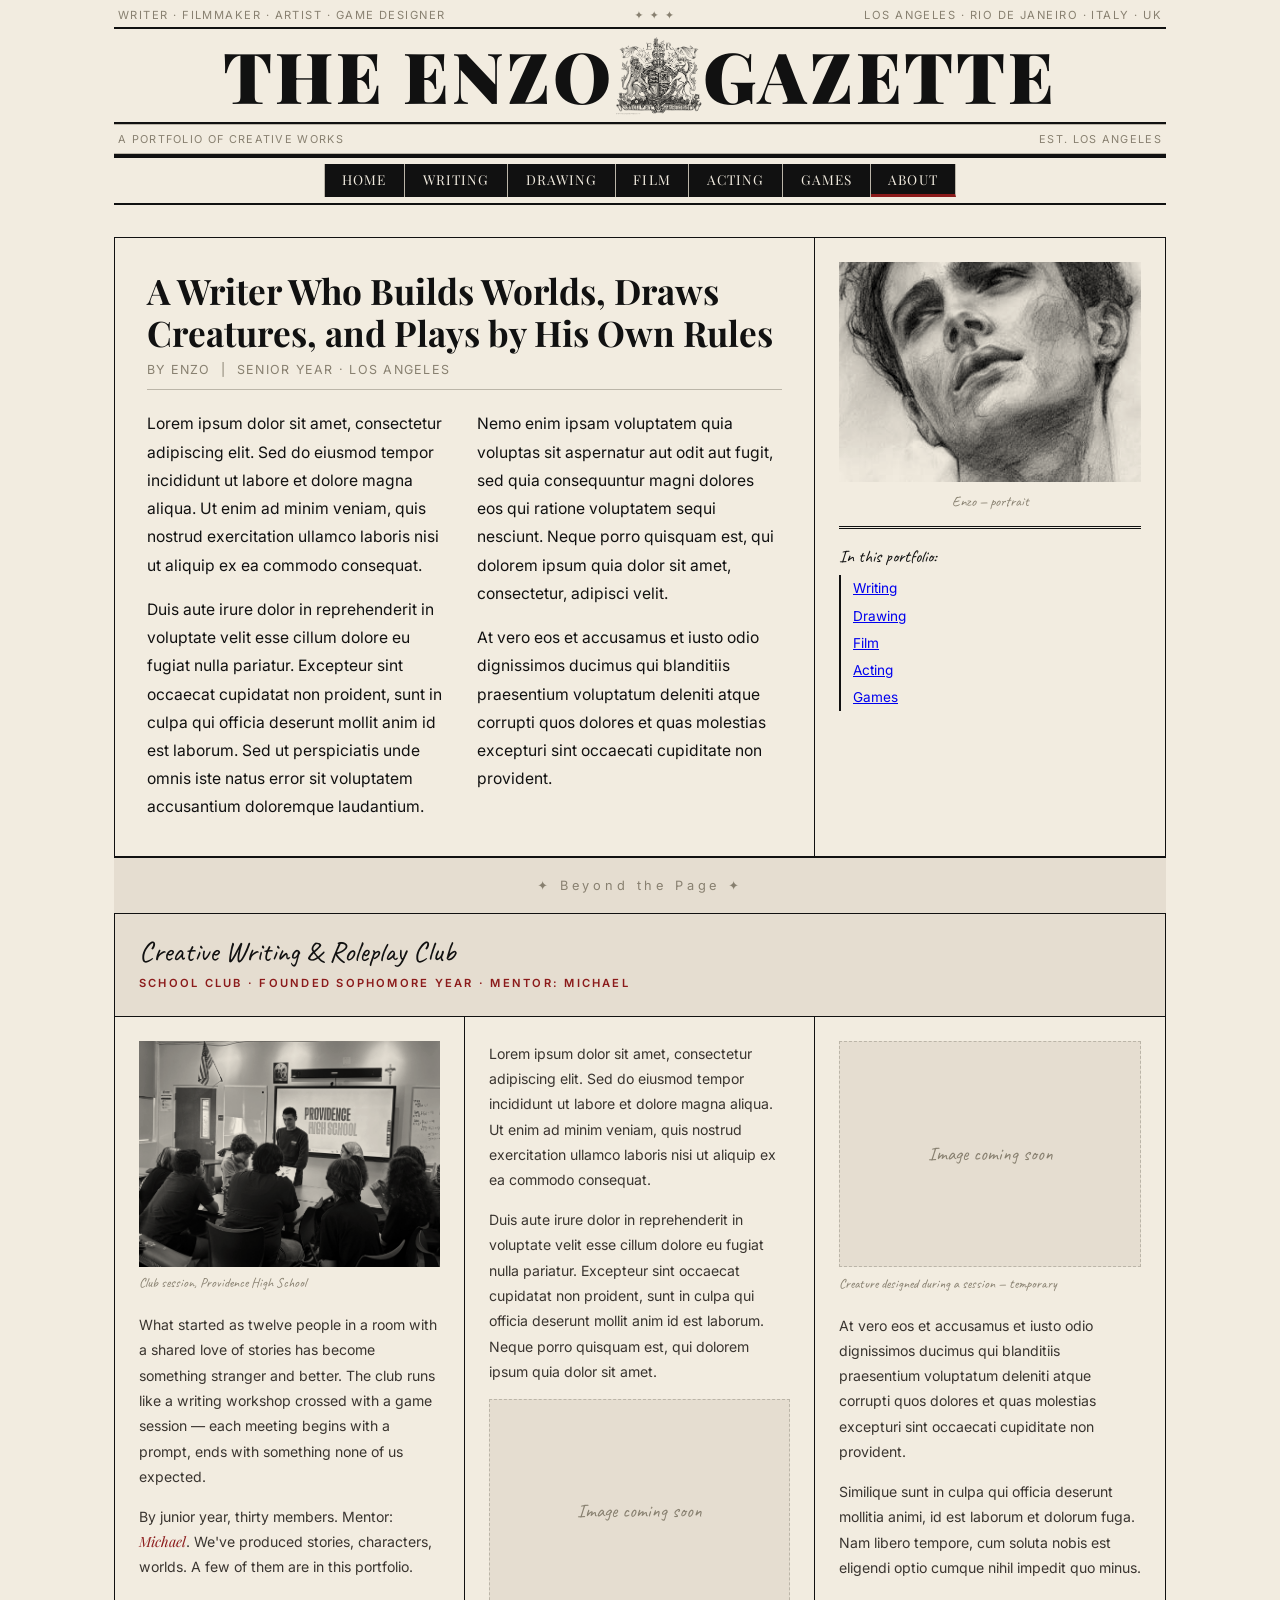
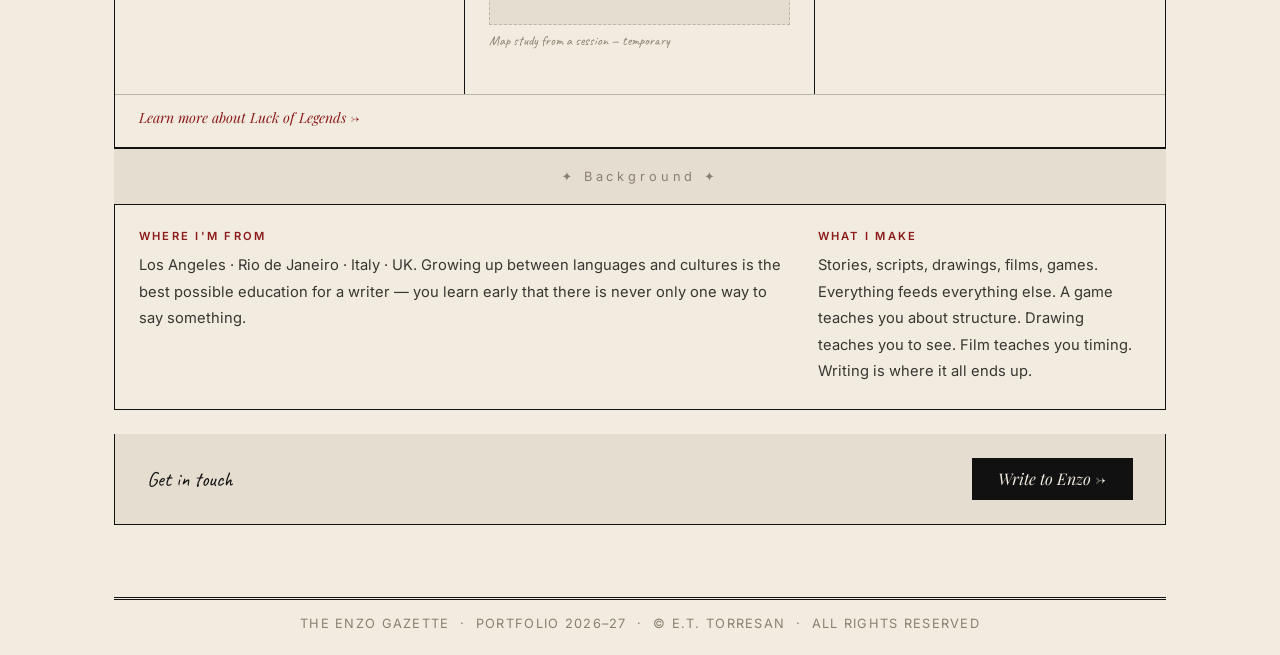
<file: about.html>
<!DOCTYPE html>
<html lang="en">
<head>
  <meta charset="UTF-8" />
  <meta name="viewport" content="width=device-width, initial-scale=1.0" />
  <title>About — Enzo</title>
  <link rel="stylesheet" href="style.css" />
  <link href="https://fonts.googleapis.com/css2?family=Playfair+Display:ital,wght@0,700;0,900;1,700&family=Inter:wght@400;500&family=Caveat:wght@600&display=swap" rel="stylesheet" />
</head>
<body>

  <header class="masthead">

    <div class="masthead-motto-bar">
      <span>Writer · Filmmaker · Artist · Game Designer</span>
      <span>✦ ✦ ✦</span>
      <span class="motto-cities">Los Angeles · Rio de Janeiro · Italy · UK</span>
    </div>

    <div class="masthead-border"></div>

    <a href="index.html" class="masthead-title-link">
      <div class="masthead-title-row">
        <span class="masthead-half">THE ENZO</span>
        <div class="masthead-crest">
          <img src="assets/coatarms.jpeg" alt="Coat of Arms" />
        </div>
        <span class="masthead-half">GAZETTE</span>
      </div>
    </a>

    <div class="masthead-border"></div>

    <div class="masthead-info-bar">
      
      
      <span>A Portfolio of Creative Works</span>
      <span>Est. Los Angeles</span>
    </div>

    <div class="masthead-border thick"></div>

    <button class="hamburger" id="hamburger" aria-label="Open navigation" aria-expanded="false">
      <span></span><span></span><span></span>
    </button>
    <nav class="broadsheet-nav" id="main-nav">
      <a href="index.html">Home</a>
      <a href="writing.html">Writing</a>
      <a href="drawing.html">Drawing</a>
      <a href="film.html">Film</a>
      <a href="acting.html">Acting</a>
      <a href="board-games.html">Games</a>
      <a href="about.html" class="nav-active">About</a>
    </nav>
    <div class="masthead-border"></div>
  </header>

  <main class="broadsheet-main">

    <div class="broadsheet-grid">

      <article class="col-wide">
        <h2 class="article-headline">A Writer Who Builds Worlds, Draws Creatures, and Plays by His Own Rules</h2>
        <div class="article-byline">By Enzo &nbsp;|&nbsp; Senior Year · Los Angeles</div>
        <img src="assets/portrait-temp.jpeg" alt="Enzo" class="about-portrait-mobile" />
        <div class="article-body">
          <p>Lorem ipsum dolor sit amet, consectetur adipiscing elit. Sed do eiusmod tempor incididunt ut labore et dolore magna aliqua. Ut enim ad minim veniam, quis nostrud exercitation ullamco laboris nisi ut aliquip ex ea commodo consequat.</p>
          <p>Duis aute irure dolor in reprehenderit in voluptate velit esse cillum dolore eu fugiat nulla pariatur. Excepteur sint occaecat cupidatat non proident, sunt in culpa qui officia deserunt mollit anim id est laborum. Sed ut perspiciatis unde omnis iste natus error sit voluptatem accusantium doloremque laudantium.</p>
          <p>Nemo enim ipsam voluptatem quia voluptas sit aspernatur aut odit aut fugit, sed quia consequuntur magni dolores eos qui ratione voluptatem sequi nesciunt. Neque porro quisquam est, qui dolorem ipsum quia dolor sit amet, consectetur, adipisci velit.</p>
          <p>At vero eos et accusamus et iusto odio dignissimos ducimus qui blanditiis praesentium voluptatum deleniti atque corrupti quos dolores et quas molestias excepturi sint occaecati cupiditate non provident.</p>
        </div>
      </article>

      <aside class="col-narrow hero-image-col">
        <figure>
          <img src="assets/portrait-temp.jpeg" alt="Enzo" />
          <figcaption>Enzo — portrait</figcaption>
        </figure>
        <div class="sidebar-rule"></div>
        <div class="sidebar-note">
          <span class="handwritten">In this portfolio:</span>
          <ul>
            <li><a href="writing.html">Writing</a></li>
            <li><a href="drawing.html">Drawing</a></li>
            <li><a href="film.html">Film</a></li>
            <li><a href="acting.html">Acting</a></li>
            <li><a href="board-games.html">Games</a></li>
          </ul>
        </div>
      </aside>

    </div>

    <div class="section-rule">✦ Beyond the Page ✦</div>

    <div class="club-section" id="club">

      <div class="club-masthead">
        <span class="handwritten large">Creative Writing &amp; Roleplay Club</span>
        <div class="col-label" style="margin-top:0.3rem;">School Club · Founded Sophomore Year · Mentor: Michael</div>
      </div>

      <div class="club-columns">

        <div class="club-col">
        <div class="club-figure">
            <img src="assets/2026club.jpg" alt="Club session at Providence High School" style="width:100%;display:block;filter:grayscale(1) contrast(1.05);mix-blend-mode:multiply;" />
            <p class="club-fig-caption">Club session, Providence High School</p>
          </div>
          <p>What started as twelve people in a room with a shared love of stories has become something stranger and better. The club runs like a writing workshop crossed with a game session — each meeting begins with a prompt, ends with something none of us expected.</p>
          <p>By junior year, thirty members. Mentor: <a href="https://www.luckoflegends.com/" target="_blank" rel="noopener" class="col-link">Michael</a>. We've produced stories, characters, worlds. A few of them are in this portfolio.</p>
        </div>

        <div class="club-col">
          <p>Lorem ipsum dolor sit amet, consectetur adipiscing elit. Sed do eiusmod tempor incididunt ut labore et dolore magna aliqua. Ut enim ad minim veniam, quis nostrud exercitation ullamco laboris nisi ut aliquip ex ea commodo consequat.</p>
          <p>Duis aute irure dolor in reprehenderit in voluptate velit esse cillum dolore eu fugiat nulla pariatur. Excepteur sint occaecat cupidatat non proident, sunt in culpa qui officia deserunt mollit anim id est laborum. Neque porro quisquam est, qui dolorem ipsum quia dolor sit amet.</p>
          <div class="club-figure">
            <div class="video-placeholder" style="aspect-ratio:4/3;">
              <span class="handwritten" style="font-size:1.2rem;">Image coming soon</span>
            </div>
            <p class="club-fig-caption">Map study from a session — temporary</p>
          </div>
        </div>

        <div class="club-col">
          <div class="club-figure">
            <div class="video-placeholder" style="aspect-ratio:4/3;">
              <span class="handwritten" style="font-size:1.2rem;">Image coming soon</span>
            </div>
            <p class="club-fig-caption">Creature designed during a session — temporary</p>
          </div>
          <p>At vero eos et accusamus et iusto odio dignissimos ducimus qui blanditiis praesentium voluptatum deleniti atque corrupti quos dolores et quas molestias excepturi sint occaecati cupiditate non provident.</p>
          <p>Similique sunt in culpa qui officia deserunt mollitia animi, id est laborum et dolorum fuga. Nam libero tempore, cum soluta nobis est eligendi optio cumque nihil impedit quo minus.</p>
        </div>

      </div>

      <div style="padding: 0.75rem 1.5rem 1.25rem; border-top: 1px solid var(--rule);">
        <a href="https://www.luckoflegends.com/" target="_blank" rel="noopener" class="col-link">Learn more about Luck of Legends →</a>
      </div>

    </div>

    <div class="section-rule">✦ Background ✦</div>

    <article class="broadsheet-piece full-width-piece" id="background">
      <div class="broadsheet-grid" style="border:none; gap:2rem;">
        <div>
          <div class="col-label">Where I'm From</div>
          <p style="font-size:0.92rem; line-height:1.8; color:var(--ink-mid); margin-top:0.5rem;">Los Angeles · Rio de Janeiro · Italy · UK. Growing up between languages and cultures is the best possible education for a writer — you learn early that there is never only one way to say something.</p>
        </div>
        <div>
          <div class="col-label">What I Make</div>
          <p style="font-size:0.92rem; line-height:1.8; color:var(--ink-mid); margin-top:0.5rem;">Stories, scripts, drawings, films, games. Everything feeds everything else. A game teaches you about structure. Drawing teaches you to see. Film teaches you timing. Writing is where it all ends up.</p>
        </div>
      </div>
    </article>

    <div class="contact-strip">
      <span class="handwritten" style="font-size:1.3rem;">Get in touch</span>
      <a href="mailto:torresanenzo@gmail.com" class="contact-btn">Write to Enzo →</a>
    </div>

  </main>

  <footer class="broadsheet-footer">
    <div class="footer-rule"></div>
    <p>The Enzo Gazette &nbsp;·&nbsp; Portfolio 2026–27 &nbsp;·&nbsp; © E.T. Torresan &nbsp;·&nbsp; All rights reserved</p>
  </footer>


  <script>
    var btn = document.getElementById('hamburger');
    var nav = document.getElementById('main-nav');
    btn.addEventListener('click', function() {
      var open = nav.classList.toggle('nav-open');
      btn.setAttribute('aria-expanded', open);
    });
  </script>
</body>
</html>
</file>
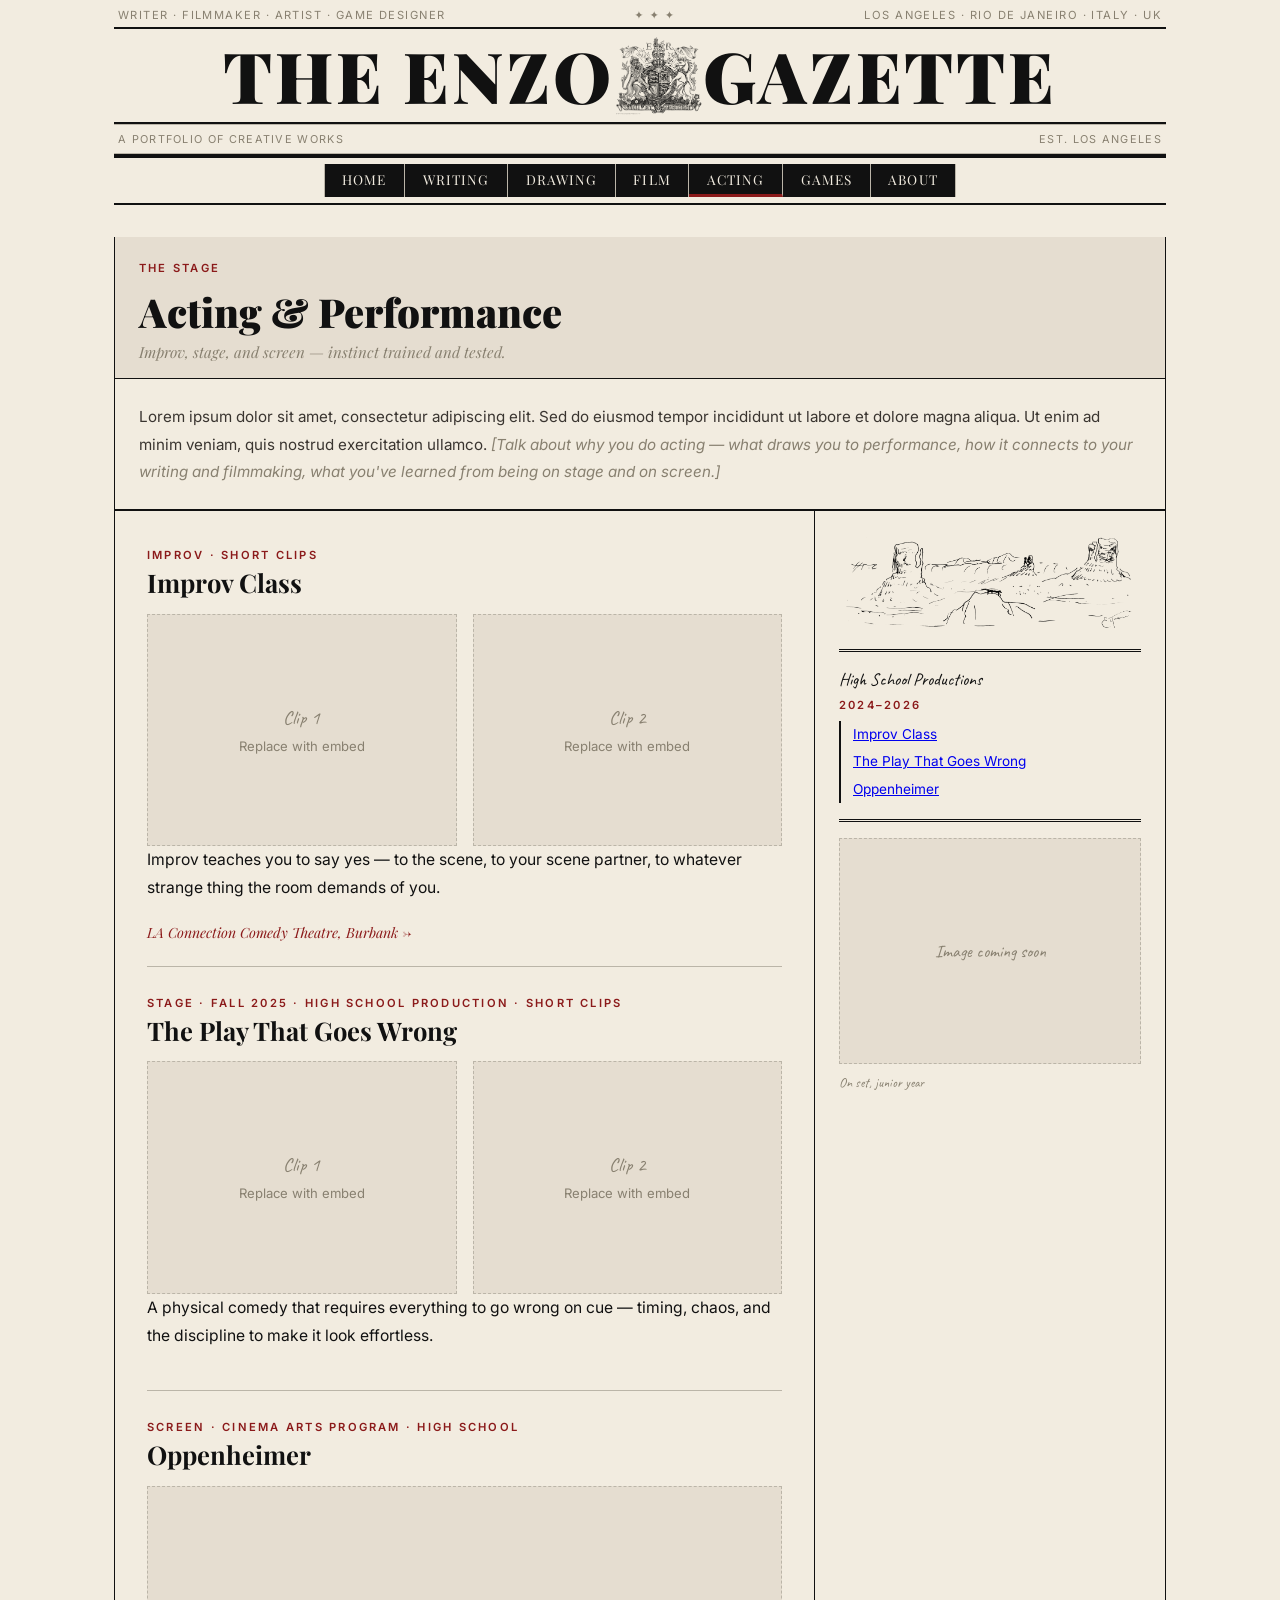
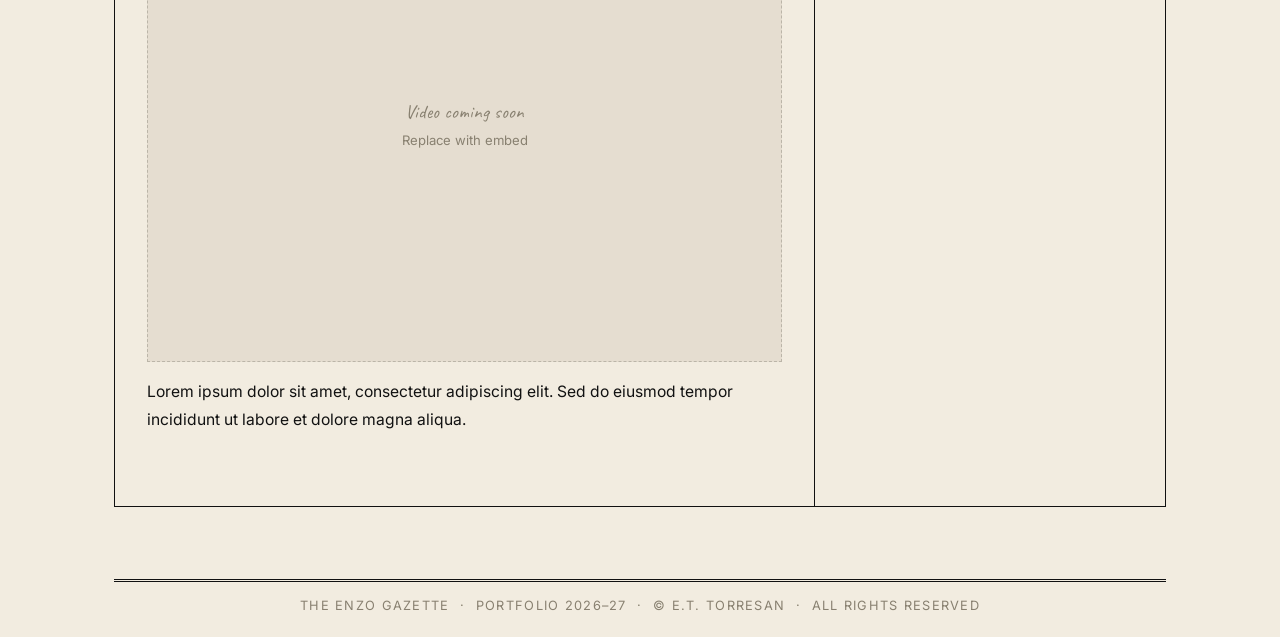
<file: acting.html>
<!DOCTYPE html>
<html lang="en">
<head>
  <meta charset="UTF-8" />
  <meta name="viewport" content="width=device-width, initial-scale=1.0" />
  <title>Acting — Enzo</title>
  <link rel="stylesheet" href="style.css" />
  <link href="https://fonts.googleapis.com/css2?family=Playfair+Display:ital,wght@0,700;0,900;1,700&family=Inter:wght@400;500&family=Caveat:wght@600&display=swap" rel="stylesheet" />
</head>
<body>

  <header class="masthead">

    <div class="masthead-motto-bar">
      <span>Writer · Filmmaker · Artist · Game Designer</span>
      <span>✦ ✦ ✦</span>
      <span class="motto-cities">Los Angeles · Rio de Janeiro · Italy · UK</span>
    </div>

    <div class="masthead-border"></div>

    <a href="index.html" class="masthead-title-link">
      <div class="masthead-title-row">
        <span class="masthead-half">THE ENZO</span>
        <div class="masthead-crest">
          <img src="assets/coatarms.jpeg" alt="Coat of Arms" />
        </div>
        <span class="masthead-half">GAZETTE</span>
      </div>
    </a>

    <div class="masthead-border"></div>

    <div class="masthead-info-bar">
      
      
      <span>A Portfolio of Creative Works</span>
      <span>Est. Los Angeles</span>
    </div>

    <div class="masthead-border thick"></div>

    <button class="hamburger" id="hamburger" aria-label="Open navigation" aria-expanded="false">
      <span></span><span></span><span></span>
    </button>
    <nav class="broadsheet-nav" id="main-nav">
      <a href="index.html">Home</a>
      <a href="writing.html">Writing</a>
      <a href="drawing.html">Drawing</a>
      <a href="film.html">Film</a>
      <a href="acting.html" class="nav-active">Acting</a>
      <a href="board-games.html">Games</a>
      <a href="about.html">About</a>
    </nav>
    <div class="masthead-border"></div>
  </header>

  <main class="broadsheet-main">

    <div class="writing-page-header">
      <div class="col-label">The Stage</div>
      <h2 class="writing-page-title">Acting &amp; Performance</h2>
      <p class="writing-page-sub">Improv, stage, and screen — instinct trained and tested.</p>
    </div>

    <div class="full-width-piece" style="border-left:1.5px solid var(--ink);border-right:1.5px solid var(--ink);border-bottom:1.5px solid var(--ink);">
      <p style="font-size:0.95rem;line-height:1.8;color:var(--ink-mid);">Lorem ipsum dolor sit amet, consectetur adipiscing elit. Sed do eiusmod tempor incididunt ut labore et dolore magna aliqua. Ut enim ad minim veniam, quis nostrud exercitation ullamco. <em style="color:var(--ink-faint);">[Talk about why you do acting — what draws you to performance, how it connects to your writing and filmmaking, what you've learned from being on stage and on screen.]</em></p>
    </div>

    <div class="writing-sidebar-mobile acting-sidebar-mobile">
      <img src="assets/Western.jpg" alt="" style="width:100%; height:160px; object-fit:cover; filter:grayscale(1) contrast(1.05); mix-blend-mode:multiply; display:block; margin-bottom:0.75rem;" />
      <div class="sidebar-note">
        <span class="handwritten">High School Productions</span>
        <div class="col-label" style="margin:0.3rem 0 0.6rem;">2024–2026</div>
        <ul>
          <li><a href="#improv">Improv Class</a></li>
          <li><a href="#play-goes-wrong">The Play That Goes Wrong</a></li>
          <li><a href="#oppenheimer">Oppenheimer</a></li>
        </ul>
      </div>
    </div>

    <div class="broadsheet-grid writing-grid">

      <div class="col-wide acting-col-wide">

        <article class="broadsheet-piece" id="improv">
          <div class="piece-header-row">
            <span class="col-label">Improv · Short clips</span>
          </div>
          <h3 class="piece-headline">Improv Class</h3>
          <div class="acting-clips">
            <div class="video-placeholder video-placeholder-sm">
              <span class="handwritten" style="font-size:1.2rem;">Clip 1</span>
              <p>Replace with embed</p>
            </div>
            <div class="video-placeholder video-placeholder-sm">
              <span class="handwritten" style="font-size:1.2rem;">Clip 2</span>
              <p>Replace with embed</p>
            </div>
          </div>
          <div class="article-body">
            <p>Improv teaches you to say yes — to the scene, to your scene partner, to whatever strange thing the room demands of you.</p>
          </div>
          <a href="https://laconnectioncomedy.com/" target="_blank" rel="noopener" class="col-link" style="display:inline-block; margin-top:0.25rem;">LA Connection Comedy Theatre, Burbank →</a>
        </article>

        <div class="broadsheet-rule"></div>

        <article class="broadsheet-piece" id="play-goes-wrong">
          <div class="piece-header-row">
            <span class="col-label">Stage · Fall 2025 · High School Production · Short clips</span>
          </div>
          <h3 class="piece-headline">The Play That Goes Wrong</h3>
          <div class="acting-clips">
            <div class="video-placeholder video-placeholder-sm">
              <span class="handwritten" style="font-size:1.2rem;">Clip 1</span>
              <p>Replace with embed</p>
            </div>
            <div class="video-placeholder video-placeholder-sm">
              <span class="handwritten" style="font-size:1.2rem;">Clip 2</span>
              <p>Replace with embed</p>
            </div>
          </div>
          <div class="article-body">
            <p>A physical comedy that requires everything to go wrong on cue — timing, chaos, and the discipline to make it look effortless.</p>
          </div>
        </article>

        <div class="broadsheet-rule"></div>

        <article class="broadsheet-piece" id="oppenheimer">
          <div class="piece-header-row">
            <span class="col-label">Screen · Cinema Arts Program · High School</span>
          </div>
          <h3 class="piece-headline">Oppenheimer</h3>
          <div class="film-embed film-embed-inline">
            <div class="video-placeholder video-placeholder-sm">
              <span class="handwritten" style="font-size:1.2rem;">Video coming soon</span>
              <p>Replace with embed</p>
            </div>
          </div>
          <div class="article-body">
            <p>Lorem ipsum dolor sit amet, consectetur adipiscing elit. Sed do eiusmod tempor incididunt ut labore et dolore magna aliqua.</p>
          </div>
        </article>

      </div>

      <aside class="col-narrow">
        <img src="assets/Western.jpg" alt="" class="col-decor-img" />
        <div class="sidebar-rule"></div>
        <div class="sidebar-note">
          <span class="handwritten">High School Productions</span>
          <div class="col-label" style="margin:0.3rem 0 0.6rem;">2024–2026</div>
          <ul>
            <li><a href="#improv">Improv Class</a></li>
            <li><a href="#play-goes-wrong">The Play That Goes Wrong</a></li>
            <li><a href="#oppenheimer">Oppenheimer</a></li>
          </ul>
        </div>
        <div class="sidebar-rule"></div>
        <div class="video-placeholder" style="aspect-ratio:4/3; margin-bottom:0.4rem;">
          <span class="handwritten" style="font-size:1.1rem;">Image coming soon</span>
        </div>
        <span style="font-family:'Caveat',cursive; font-size:0.85rem; color:var(--ink-faint);">On set, junior year</span>
      </aside>

    </div>

  </main>

  <footer class="broadsheet-footer">
    <div class="footer-rule"></div>
    <p>The Enzo Gazette &nbsp;·&nbsp; Portfolio 2026–27 &nbsp;·&nbsp; © E.T. Torresan &nbsp;·&nbsp; All rights reserved</p>
  </footer>


  <script>
    var btn = document.getElementById('hamburger');
    var nav = document.getElementById('main-nav');
    btn.addEventListener('click', function() {
      var open = nav.classList.toggle('nav-open');
      btn.setAttribute('aria-expanded', open);
    });
  </script>
</body>
</html>
</file>
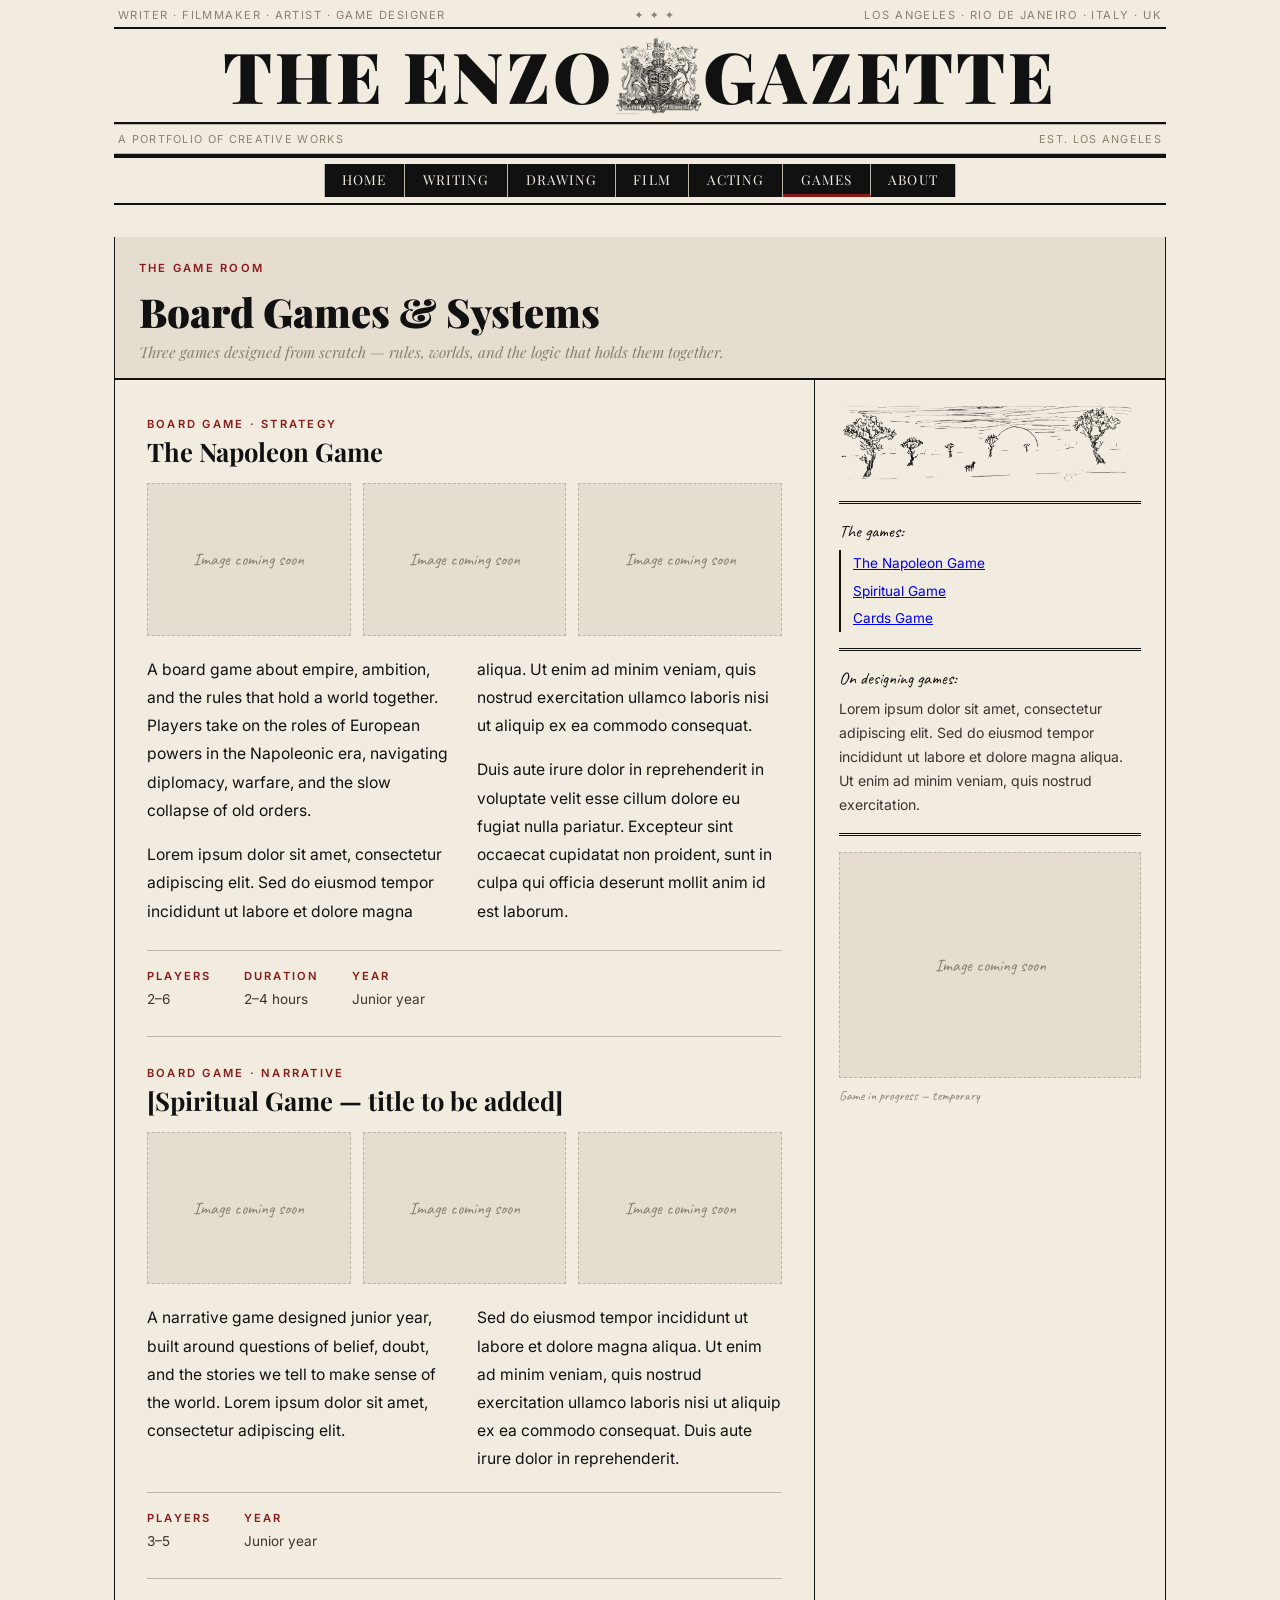
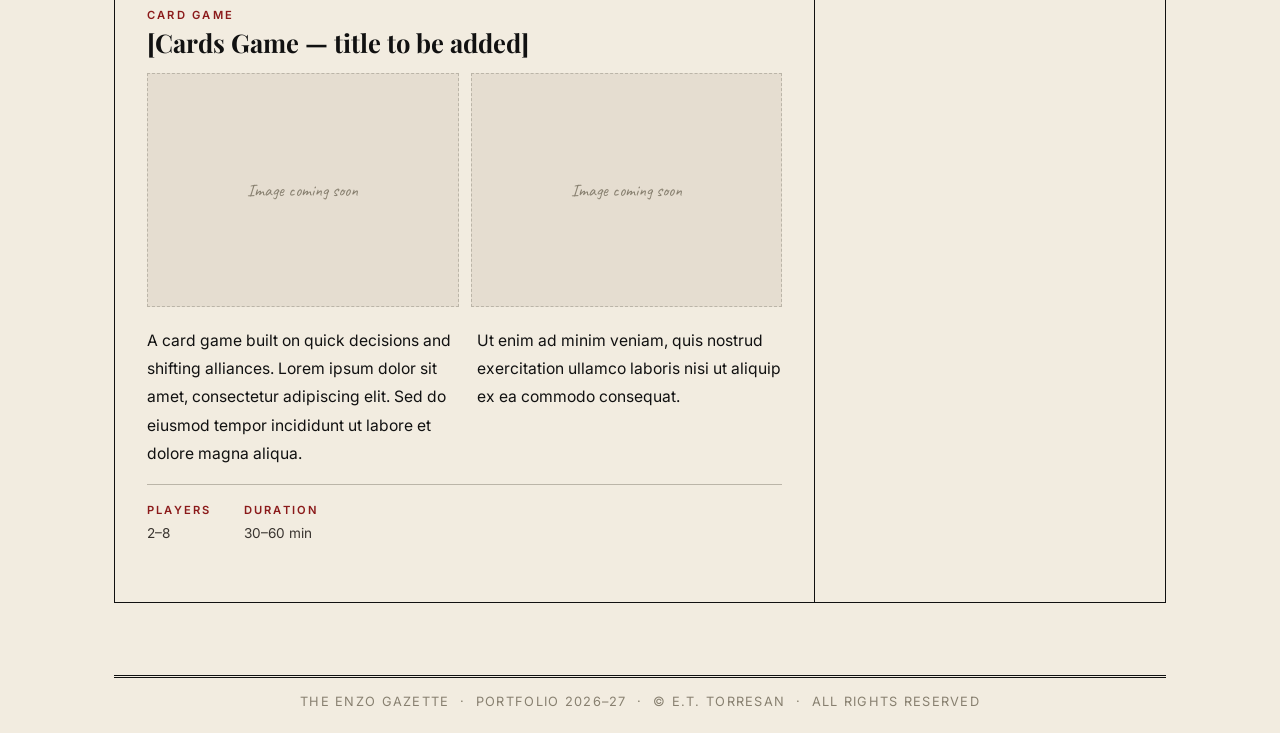
<file: board-games.html>
<!DOCTYPE html>
<html lang="en">
<head>
  <meta charset="UTF-8" />
  <meta name="viewport" content="width=device-width, initial-scale=1.0" />
  <title>Games — Enzo</title>
  <link rel="stylesheet" href="style.css" />
  <link href="https://fonts.googleapis.com/css2?family=Playfair+Display:ital,wght@0,700;0,900;1,700&family=Inter:wght@400;500&family=Caveat:wght@600&display=swap" rel="stylesheet" />
</head>
<body>

  <header class="masthead">

    <div class="masthead-motto-bar">
      <span>Writer · Filmmaker · Artist · Game Designer</span>
      <span>✦ ✦ ✦</span>
      <span class="motto-cities">Los Angeles · Rio de Janeiro · Italy · UK</span>
    </div>

    <div class="masthead-border"></div>

    <a href="index.html" class="masthead-title-link">
      <div class="masthead-title-row">
        <span class="masthead-half">THE ENZO</span>
        <div class="masthead-crest">
          <img src="assets/coatarms.jpeg" alt="Coat of Arms" />
        </div>
        <span class="masthead-half">GAZETTE</span>
      </div>
    </a>

    <div class="masthead-border"></div>

    <div class="masthead-info-bar">
      
      
      <span>A Portfolio of Creative Works</span>
      <span>Est. Los Angeles</span>
    </div>

    <div class="masthead-border thick"></div>

    <button class="hamburger" id="hamburger" aria-label="Open navigation" aria-expanded="false">
      <span></span><span></span><span></span>
    </button>
    <nav class="broadsheet-nav" id="main-nav">
      <a href="index.html">Home</a>
      <a href="writing.html">Writing</a>
      <a href="drawing.html">Drawing</a>
      <a href="film.html">Film</a>
      <a href="acting.html">Acting</a>
      <a href="board-games.html" class="nav-active">Games</a>
      <a href="about.html">About</a>
    </nav>
    <div class="masthead-border"></div>
  </header>

  <main class="broadsheet-main">

    <div class="writing-page-header">
      <div class="col-label">The Game Room</div>
      <h2 class="writing-page-title">Board Games &amp; Systems</h2>
      <p class="writing-page-sub">Three games designed from scratch — rules, worlds, and the logic that holds them together.</p>
    </div>

    <div class="writing-sidebar-mobile games-sidebar-mobile">
      <img src="assets/savana.jpg" alt="" style="width:100%; height:160px; object-fit:cover; filter:grayscale(1) contrast(1.05); mix-blend-mode:multiply; display:block; margin-bottom:0.75rem;" />
      <div class="sidebar-note">
        <span class="handwritten">The games:</span>
        <ul>
          <li><a href="#napoleon">The Napoleon Game</a></li>
          <li><a href="#spiritual-game">Spiritual Game</a></li>
          <li><a href="#cards-game">Cards Game</a></li>
        </ul>
      </div>
      <div class="sidebar-note" style="margin-top:0.75rem;">
        <span class="handwritten">On designing games:</span>
        <p style="font-size:0.88rem; line-height:1.7; color:var(--ink-mid); margin-top:0.5rem;">Lorem ipsum dolor sit amet, consectetur adipiscing elit. Sed do eiusmod tempor incididunt ut labore et dolore magna aliqua. Ut enim ad minim veniam, quis nostrud exercitation.</p>
      </div>
    </div>

    <div class="broadsheet-grid writing-grid">

      <div class="col-wide">

        <article class="broadsheet-piece" id="napoleon">
          <div class="piece-header-row">
            <span class="col-label">Board Game · Strategy</span>
          </div>
          <h3 class="piece-headline">The Napoleon Game</h3>
          <div class="game-images">
            <div class="video-placeholder" style="aspect-ratio:4/3;"><span class="handwritten" style="font-size:1.1rem;">Image coming soon</span></div>
            <div class="video-placeholder" style="aspect-ratio:4/3;"><span class="handwritten" style="font-size:1.1rem;">Image coming soon</span></div>
            <div class="video-placeholder" style="aspect-ratio:4/3;"><span class="handwritten" style="font-size:1.1rem;">Image coming soon</span></div>
          </div>
          <div class="article-body">
            <p>A board game about empire, ambition, and the rules that hold a world together. Players take on the roles of European powers in the Napoleonic era, navigating diplomacy, warfare, and the slow collapse of old orders.</p>
            <p>Lorem ipsum dolor sit amet, consectetur adipiscing elit. Sed do eiusmod tempor incididunt ut labore et dolore magna aliqua. Ut enim ad minim veniam, quis nostrud exercitation ullamco laboris nisi ut aliquip ex ea commodo consequat.</p>
            <p>Duis aute irure dolor in reprehenderit in voluptate velit esse cillum dolore eu fugiat nulla pariatur. Excepteur sint occaecat cupidatat non proident, sunt in culpa qui officia deserunt mollit anim id est laborum.</p>
          </div>
          <div class="game-details">
            <div class="game-stat"><span class="col-label">Players</span><br/>2–6</div>
            <div class="game-stat"><span class="col-label">Duration</span><br/>2–4 hours</div>
            <div class="game-stat"><span class="col-label">Year</span><br/>Junior year</div>
          </div>
        </article>

        <div class="broadsheet-rule"></div>

        <article class="broadsheet-piece" id="spiritual-game">
          <div class="piece-header-row">
            <span class="col-label">Board Game · Narrative</span>
          </div>
          <h3 class="piece-headline">[Spiritual Game — title to be added]</h3>
          <div class="game-images">
            <div class="video-placeholder" style="aspect-ratio:4/3;"><span class="handwritten" style="font-size:1.1rem;">Image coming soon</span></div>
            <div class="video-placeholder" style="aspect-ratio:4/3;"><span class="handwritten" style="font-size:1.1rem;">Image coming soon</span></div>
            <div class="video-placeholder" style="aspect-ratio:4/3;"><span class="handwritten" style="font-size:1.1rem;">Image coming soon</span></div>
          </div>
          <div class="article-body">
            <p>A narrative game designed junior year, built around questions of belief, doubt, and the stories we tell to make sense of the world. Lorem ipsum dolor sit amet, consectetur adipiscing elit.</p>
            <p>Sed do eiusmod tempor incididunt ut labore et dolore magna aliqua. Ut enim ad minim veniam, quis nostrud exercitation ullamco laboris nisi ut aliquip ex ea commodo consequat. Duis aute irure dolor in reprehenderit.</p>
          </div>
          <div class="game-details">
            <div class="game-stat"><span class="col-label">Players</span><br/>3–5</div>
            <div class="game-stat"><span class="col-label">Year</span><br/>Junior year</div>
          </div>
        </article>

        <div class="broadsheet-rule"></div>

        <article class="broadsheet-piece" id="cards-game">
          <div class="piece-header-row">
            <span class="col-label">Card Game</span>
          </div>
          <h3 class="piece-headline">[Cards Game — title to be added]</h3>
          <div class="game-images game-images-two">
            <div class="video-placeholder" style="aspect-ratio:4/3;"><span class="handwritten" style="font-size:1.1rem;">Image coming soon</span></div>
            <div class="video-placeholder" style="aspect-ratio:4/3;"><span class="handwritten" style="font-size:1.1rem;">Image coming soon</span></div>
          </div>
          <div class="article-body">
            <p>A card game built on quick decisions and shifting alliances. Lorem ipsum dolor sit amet, consectetur adipiscing elit. Sed do eiusmod tempor incididunt ut labore et dolore magna aliqua.</p>
            <p>Ut enim ad minim veniam, quis nostrud exercitation ullamco laboris nisi ut aliquip ex ea commodo consequat.</p>
          </div>
          <div class="game-details">
            <div class="game-stat"><span class="col-label">Players</span><br/>2–8</div>
            <div class="game-stat"><span class="col-label">Duration</span><br/>30–60 min</div>
          </div>
        </article>

      </div>

      <aside class="col-narrow">
        <img src="assets/savana.jpg" alt="" class="col-decor-img" />
        <div class="sidebar-rule"></div>
        <div class="sidebar-note">
          <span class="handwritten">The games:</span>
          <ul>
            <li><a href="#napoleon">The Napoleon Game</a></li>
            <li><a href="#spiritual-game">Spiritual Game</a></li>
            <li><a href="#cards-game">Cards Game</a></li>
          </ul>
        </div>
        <div class="sidebar-rule"></div>
        <div class="sidebar-note">
          <span class="handwritten">On designing games:</span>
          <p style="font-size:0.88rem; line-height:1.7; color:var(--ink-mid); margin-top:0.5rem;">Lorem ipsum dolor sit amet, consectetur adipiscing elit. Sed do eiusmod tempor incididunt ut labore et dolore magna aliqua. Ut enim ad minim veniam, quis nostrud exercitation.</p>
        </div>
        <div class="sidebar-rule"></div>
        <div class="video-placeholder" style="aspect-ratio:4/3; margin-bottom:0.4rem;">
          <span class="handwritten" style="font-size:1.1rem;">Image coming soon</span>
        </div>
        <span style="font-family:'Caveat',cursive; font-size:0.85rem; color:var(--ink-faint);">Game in progress — temporary</span>
      </aside>

    </div>

  </main>

  <footer class="broadsheet-footer">
    <div class="footer-rule"></div>
    <p>The Enzo Gazette &nbsp;·&nbsp; Portfolio 2026–27 &nbsp;·&nbsp; © E.T. Torresan &nbsp;·&nbsp; All rights reserved</p>
  </footer>


  <script>
    var btn = document.getElementById('hamburger');
    var nav = document.getElementById('main-nav');
    btn.addEventListener('click', function() {
      var open = nav.classList.toggle('nav-open');
      btn.setAttribute('aria-expanded', open);
    });
  </script>
</body>
</html>
</file>
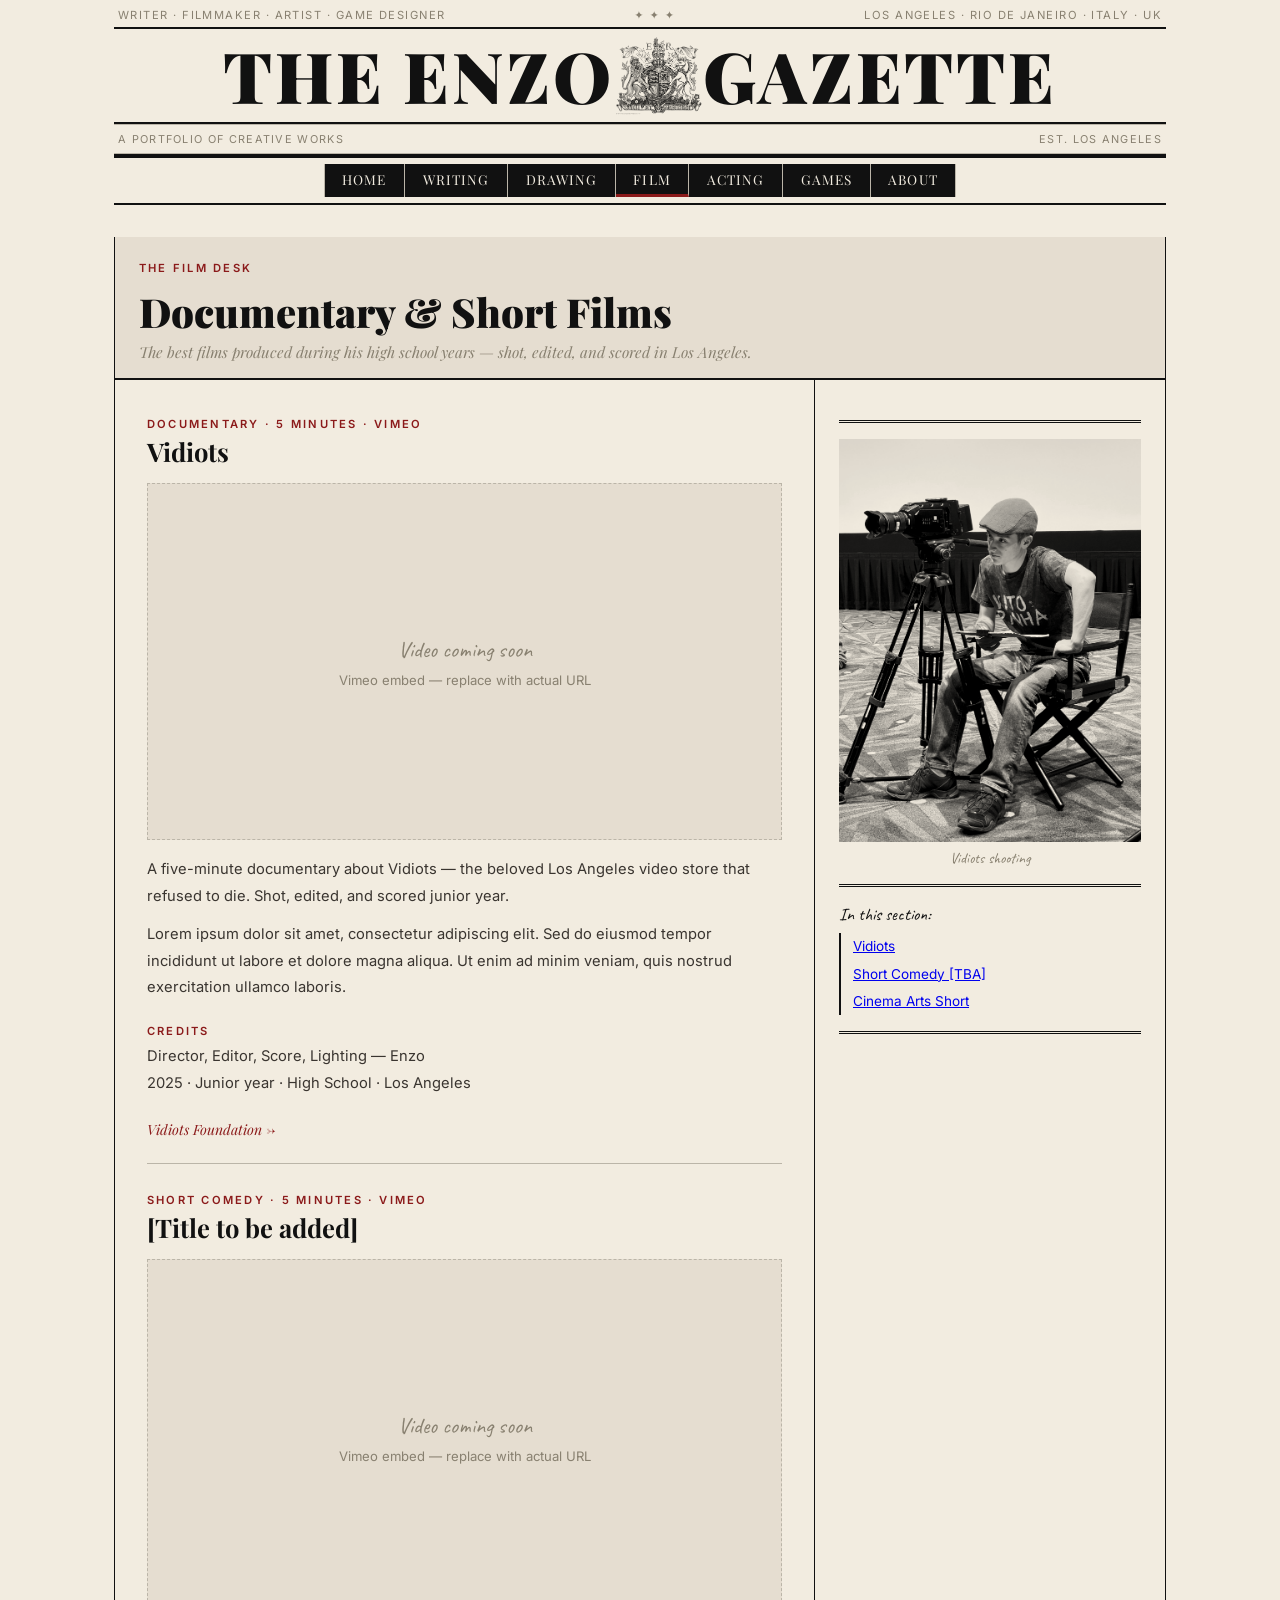
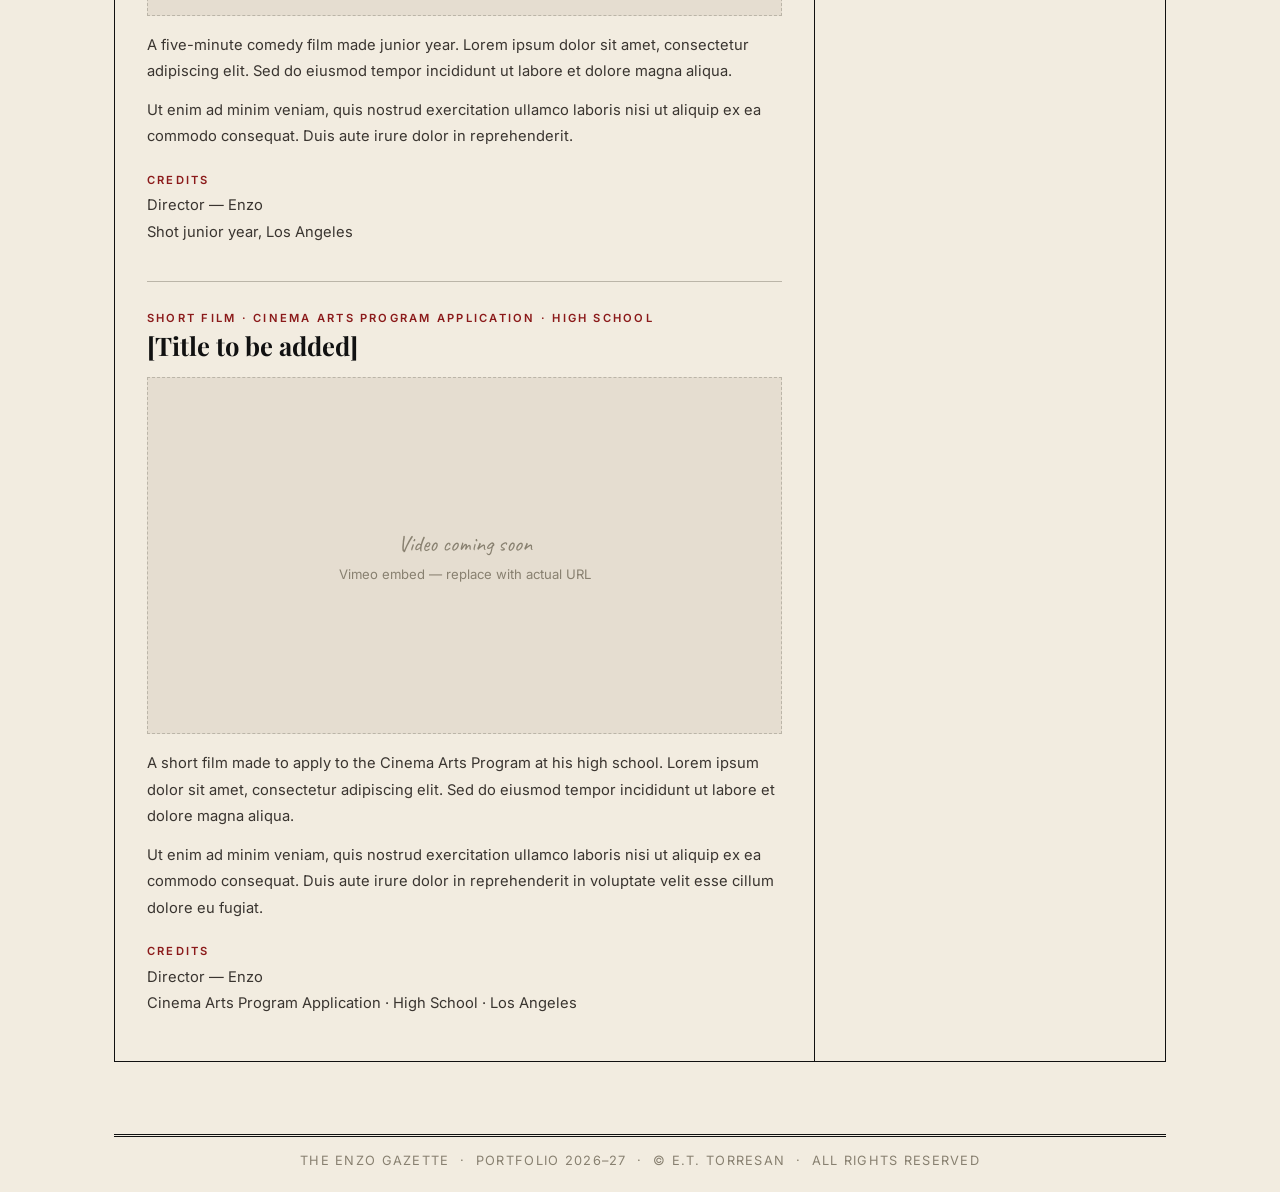
<file: film.html>
<!DOCTYPE html>
<html lang="en">
<head>
  <meta charset="UTF-8" />
  <meta name="viewport" content="width=device-width, initial-scale=1.0" />
  <title>Film — Enzo</title>
  <link rel="stylesheet" href="style.css" />
  <link href="https://fonts.googleapis.com/css2?family=Playfair+Display:ital,wght@0,700;0,900;1,700&family=Inter:wght@400;500&family=Caveat:wght@600&display=swap" rel="stylesheet" />
</head>
<body>

  <header class="masthead">

    <div class="masthead-motto-bar">
      <span>Writer · Filmmaker · Artist · Game Designer</span>
      <span>✦ ✦ ✦</span>
      <span class="motto-cities">Los Angeles · Rio de Janeiro · Italy · UK</span>
    </div>

    <div class="masthead-border"></div>

    <a href="index.html" class="masthead-title-link">
      <div class="masthead-title-row">
        <span class="masthead-half">THE ENZO</span>
        <div class="masthead-crest">
          <img src="assets/coatarms.jpeg" alt="Coat of Arms" />
        </div>
        <span class="masthead-half">GAZETTE</span>
      </div>
    </a>

    <div class="masthead-border"></div>

    <div class="masthead-info-bar">
      
      
      <span>A Portfolio of Creative Works</span>
      <span>Est. Los Angeles</span>
    </div>

    <div class="masthead-border thick"></div>

    <button class="hamburger" id="hamburger" aria-label="Open navigation" aria-expanded="false">
      <span></span><span></span><span></span>
    </button>
    <nav class="broadsheet-nav" id="main-nav">
      <a href="index.html">Home</a>
      <a href="writing.html">Writing</a>
      <a href="drawing.html">Drawing</a>
      <a href="film.html" class="nav-active">Film</a>
      <a href="acting.html">Acting</a>
      <a href="board-games.html">Games</a>
      <a href="about.html">About</a>
    </nav>
    <div class="masthead-border"></div>
  </header>

  <main class="broadsheet-main">

    <div class="writing-page-header">
      <div class="col-label">The Film Desk</div>
      <h2 class="writing-page-title">Documentary &amp; Short Films</h2>
      <p class="writing-page-sub">The best films produced during his high school years — shot, edited, and scored in Los Angeles.</p>
    </div>

    <div class="writing-sidebar-mobile">
      <figure class="film-sidebar-photo" style="margin:0 0 0.5rem;">
        <img src="assets/EnzoFilming.jpg" alt="Enzo on set" style="width:100%;" />
        <figcaption class="handwritten" style="font-size:0.95rem; color:var(--ink-faint); display:block; text-align:center; margin-top:0.4rem;">Vidiots shooting</figcaption>
      </figure>
      <div class="sidebar-note">
        <span class="handwritten">In this section:</span>
        <ul>
          <li><a href="#vidiots">Vidiots</a></li>
          <li><a href="#comedy-film">Short Comedy [TBA]</a></li>
          <li><a href="#cinema-arts-application">Cinema Arts Short</a></li>
        </ul>
      </div>
    </div>

    <div class="broadsheet-grid film-grid">

      <div class="col-wide">

        <article class="film-piece" id="vidiots">
          <div class="piece-header-row">
            <span class="col-label">Documentary · 5 minutes · Vimeo</span>
          </div>
          <h3 class="piece-headline">Vidiots</h3>
          <div class="film-layout">
            <div class="film-embed">
              <div class="video-placeholder">
                <span class="handwritten" style="font-size:1.4rem;">Video coming soon</span>
                <p>Vimeo embed — replace with actual URL</p>
              </div>
            </div>
            <div class="film-description">
              <p>A five-minute documentary about Vidiots — the beloved Los Angeles video store that refused to die. Shot, edited, and scored junior year.</p>
              <p>Lorem ipsum dolor sit amet, consectetur adipiscing elit. Sed do eiusmod tempor incididunt ut labore et dolore magna aliqua. Ut enim ad minim veniam, quis nostrud exercitation ullamco laboris.</p>
              <p class="film-credits"><span class="col-label">Credits</span><br />
              Director, Editor, Score, Lighting — Enzo<br />
              2025 · Junior year · High School · Los Angeles</p>
              <a href="https://vidiotsfoundation.org/" target="_blank" rel="noopener" class="col-link" style="display:inline-block; margin-top:0.75rem;">Vidiots Foundation →</a>
            </div>
          </div>
        </article>

        <div class="broadsheet-rule"></div>

        <article class="film-piece" id="comedy-film">
          <div class="piece-header-row">
            <span class="col-label">Short Comedy · 5 minutes · Vimeo</span>
          </div>
          <h3 class="piece-headline">[Title to be added]</h3>
          <div class="film-layout">
            <div class="film-embed">
              <div class="video-placeholder">
                <span class="handwritten" style="font-size:1.4rem;">Video coming soon</span>
                <p>Vimeo embed — replace with actual URL</p>
              </div>
            </div>
            <div class="film-description">
              <p>A five-minute comedy film made junior year. Lorem ipsum dolor sit amet, consectetur adipiscing elit. Sed do eiusmod tempor incididunt ut labore et dolore magna aliqua.</p>
              <p>Ut enim ad minim veniam, quis nostrud exercitation ullamco laboris nisi ut aliquip ex ea commodo consequat. Duis aute irure dolor in reprehenderit.</p>
              <p class="film-credits"><span class="col-label">Credits</span><br />
              Director — Enzo<br />
              Shot junior year, Los Angeles</p>
            </div>
          </div>
        </article>

        <div class="broadsheet-rule"></div>

        <article class="film-piece" id="cinema-arts-application">
          <div class="piece-header-row">
            <span class="col-label">Short Film · Cinema Arts Program Application · High School</span>
          </div>
          <h3 class="piece-headline">[Title to be added]</h3>
          <div class="film-layout">
            <div class="film-embed">
              <div class="video-placeholder">
                <span class="handwritten" style="font-size:1.4rem;">Video coming soon</span>
                <p>Vimeo embed — replace with actual URL</p>
              </div>
            </div>
            <div class="film-description">
              <p>A short film made to apply to the Cinema Arts Program at his high school. Lorem ipsum dolor sit amet, consectetur adipiscing elit. Sed do eiusmod tempor incididunt ut labore et dolore magna aliqua.</p>
              <p>Ut enim ad minim veniam, quis nostrud exercitation ullamco laboris nisi ut aliquip ex ea commodo consequat. Duis aute irure dolor in reprehenderit in voluptate velit esse cillum dolore eu fugiat.</p>
              <p class="film-credits"><span class="col-label">Credits</span><br />
              Director — Enzo<br />
              Cinema Arts Program Application · High School · Los Angeles</p>
            </div>
          </div>
        </article>

      </div>

      <aside class="col-narrow">
        <div class="sidebar-rule"></div>
        <figure class="film-sidebar-photo">
          <img src="assets/EnzoFilming.jpg" alt="Enzo on set" />
          <figcaption class="handwritten" style="font-size:0.95rem; color:var(--ink-faint); display:block; text-align:center; margin-top:0.4rem;">Vidiots shooting</figcaption>
        </figure>
        <div class="sidebar-rule"></div>
        <div class="sidebar-note">
          <span class="handwritten">In this section:</span>
          <ul>
            <li><a href="#vidiots">Vidiots</a></li>
            <li><a href="#comedy-film">Short Comedy [TBA]</a></li>
            <li><a href="#cinema-arts-application">Cinema Arts Short</a></li>
          </ul>
        </div>
        <div class="sidebar-rule"></div>
      </aside>

    </div>

  </main>

  <footer class="broadsheet-footer">
    <div class="footer-rule"></div>
    <p>The Enzo Gazette &nbsp;·&nbsp; Portfolio 2026–27 &nbsp;·&nbsp; © E.T. Torresan &nbsp;·&nbsp; All rights reserved</p>
  </footer>


  <script>
    var btn = document.getElementById('hamburger');
    var nav = document.getElementById('main-nav');
    btn.addEventListener('click', function() {
      var open = nav.classList.toggle('nav-open');
      btn.setAttribute('aria-expanded', open);
    });
  </script>
</body>
</html>
</file>
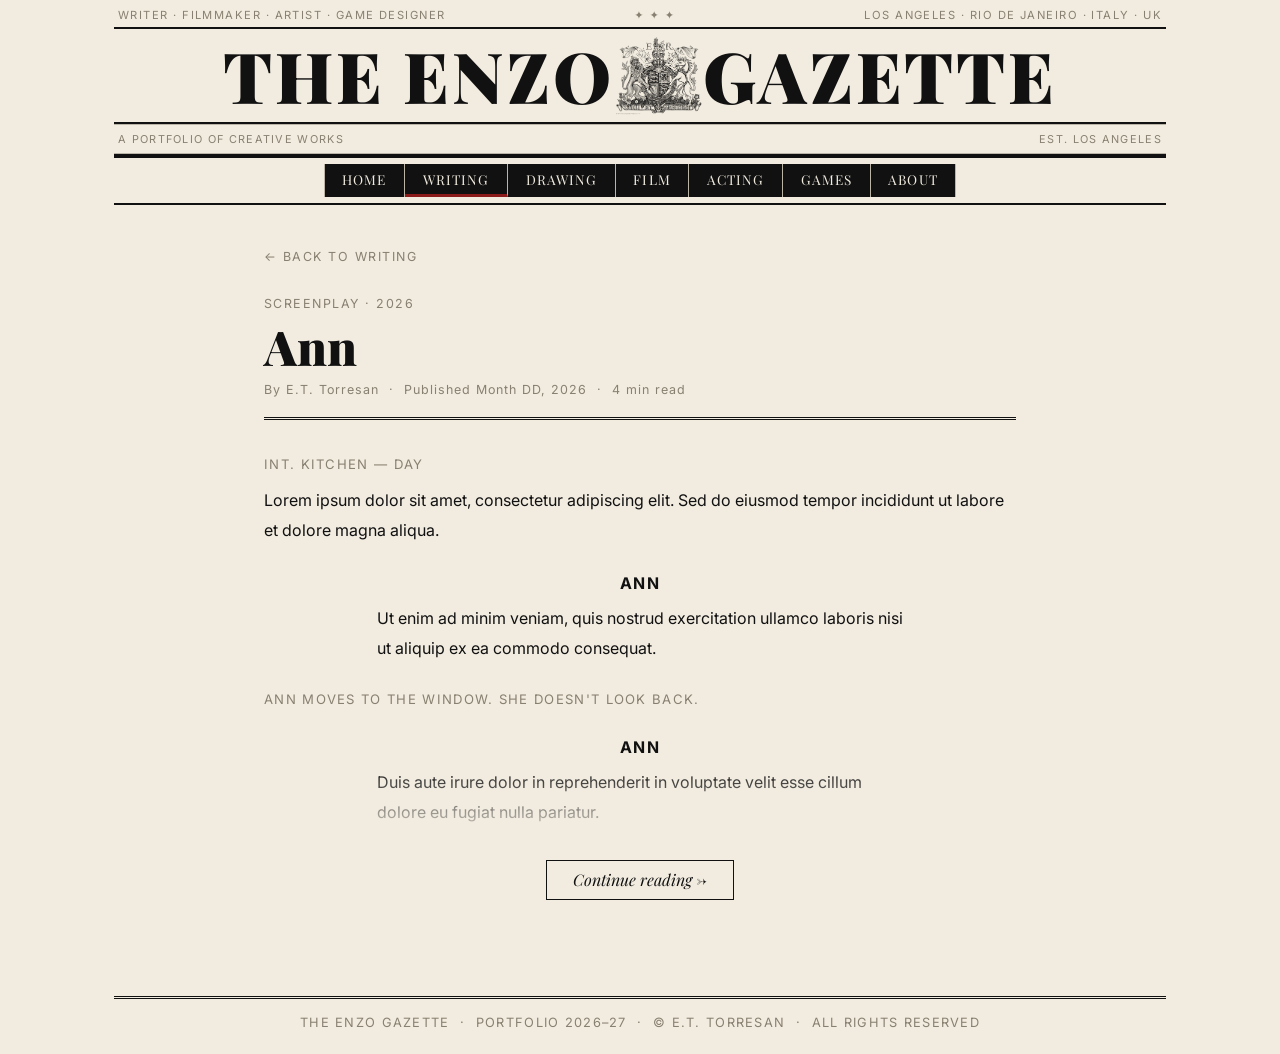
<file: story-ann.html>
<!DOCTYPE html>
<html lang="en">
<head>
  <meta charset="UTF-8" />
  <meta name="viewport" content="width=device-width, initial-scale=1.0" />
  <title>Ann — Enzo</title>
  <link rel="stylesheet" href="style.css" />
  <link href="https://fonts.googleapis.com/css2?family=Playfair+Display:ital,wght@0,700;0,900;1,700&family=Inter:wght@400;500&family=Caveat:wght@600&display=swap" rel="stylesheet" />
</head>
<body>

  <header class="masthead">
    <div class="masthead-motto-bar">
      <span>Writer · Filmmaker · Artist · Game Designer</span>
      <span>✦ ✦ ✦</span>
      <span class="motto-cities">Los Angeles · Rio de Janeiro · Italy · UK</span>
    </div>
    <div class="masthead-border"></div>
    <a href="index.html" class="masthead-title-link">
      <div class="masthead-title-row">
        <span class="masthead-half">THE ENZO</span>
        <div class="masthead-crest">
          <img src="assets/coatarms.jpeg" alt="Coat of Arms" />
        </div>
        <span class="masthead-half">GAZETTE</span>
      </div>
    </a>
    <div class="masthead-border"></div>
    <div class="masthead-info-bar">
      
      
      <span>A Portfolio of Creative Works</span>
      <span>Est. Los Angeles</span>
    </div>
    <div class="masthead-border thick"></div>
    <button class="hamburger" id="hamburger" aria-label="Open navigation" aria-expanded="false">
      <span></span><span></span><span></span>
    </button>
    <nav class="broadsheet-nav" id="main-nav">
      <a href="index.html">Home</a>
      <a href="writing.html" class="nav-active">Writing</a>
      <a href="drawing.html">Drawing</a>
      <a href="film.html">Film</a>
      <a href="acting.html">Acting</a>
      <a href="board-games.html">Games</a>
      <a href="about.html">About</a>
    </nav>
    <div class="masthead-border"></div>
  </header>

  <main>
    <div class="reading-wrap">

      <a href="writing.html" class="reading-back">← Back to Writing</a>

      <div class="reading-meta">Screenplay · 2026</div>
      <h1 class="reading-title">Ann</h1>

      <div class="reading-byline">By E.T. Torresan &nbsp;·&nbsp; Published Month DD, 2026 &nbsp;·&nbsp; 4 min read</div>

      <div class="reading-rule"></div>

      <div class="reading-body">

        <!-- EXCERPT -->
        <div class="story-excerpt">
          <p class="script-direction">INT. KITCHEN — DAY</p>
          <p>Lorem ipsum dolor sit amet, consectetur adipiscing elit. Sed do eiusmod tempor incididunt ut labore et dolore magna aliqua.</p>
          <p class="script-character">ANN</p>
          <p class="script-line">Ut enim ad minim veniam, quis nostrud exercitation ullamco laboris nisi ut aliquip ex ea commodo consequat.</p>
          <p class="script-direction">Ann moves to the window. She doesn't look back.</p>
          <p class="script-character">ANN</p>
          <p class="script-line">Duis aute irure dolor in reprehenderit in voluptate velit esse cillum dolore eu fugiat nulla pariatur.</p>
        </div>

        <!-- FADE + BUTTON -->
        <div class="story-fade" id="story-fade"></div>
        <div class="story-expand-wrap" id="expand-wrap">
          <button class="story-expand-btn" id="expand-btn" onclick="expandStory()">Continue reading →</button>
        </div>

        <!-- REST OF SCREENPLAY -->
        <div class="story-rest" id="story-rest">
          <p>Excepteur sint occaecat cupidatat non proident, sunt in culpa qui officia deserunt mollit anim id est laborum.</p>
          <p class="script-direction">INT. HALLWAY — LATER</p>
          <p>Nemo enim ipsam voluptatem quia voluptas sit aspernatur aut odit aut fugit, sed quia consequuntur magni dolores.</p>
          <p class="script-character">ANN</p>
          <p class="script-line">At vero eos et accusamus et iusto odio dignissimos ducimus qui blanditiis praesentium voluptatum.</p>
          <p class="script-direction">INT. LIVING ROOM — NIGHT</p>
          <p>Sed quia consequuntur magni dolores eos qui ratione voluptatem sequi nesciunt. Neque porro quisquam est qui dolorem ipsum.</p>
          <p class="script-character">ANN</p>
          <p class="script-line">Nam libero tempore, cum soluta nobis est eligendi optio cumque nihil impedit quo minus id quod maxime placeat.</p>

          <div class="reading-rule" style="margin-top:2.5rem;"></div>
          <div class="reading-end-actions">
            <a href="writing.html" class="reading-back" style="margin-bottom:0;">← Back to Writing</a>
          </div>
        </div>

      </div>

    </div>
  </main>

  <footer class="broadsheet-footer">
    <div class="footer-rule"></div>
    <p>The Enzo Gazette &nbsp;·&nbsp; Portfolio 2026–27 &nbsp;·&nbsp; © E.T. Torresan &nbsp;·&nbsp; All rights reserved</p>
  </footer>

  <script>
    function expandStory() {
      document.getElementById('story-fade').style.display = 'none';
      document.getElementById('expand-wrap').style.display = 'none';
      const rest = document.getElementById('story-rest');
      rest.classList.add('story-rest-visible');
    }
  </script>


  <script>
    var btn = document.getElementById('hamburger');
    var nav = document.getElementById('main-nav');
    btn.addEventListener('click', function() {
      var open = nav.classList.toggle('nav-open');
      btn.setAttribute('aria-expanded', open);
    });
  </script>
</body>
</html>
</file>
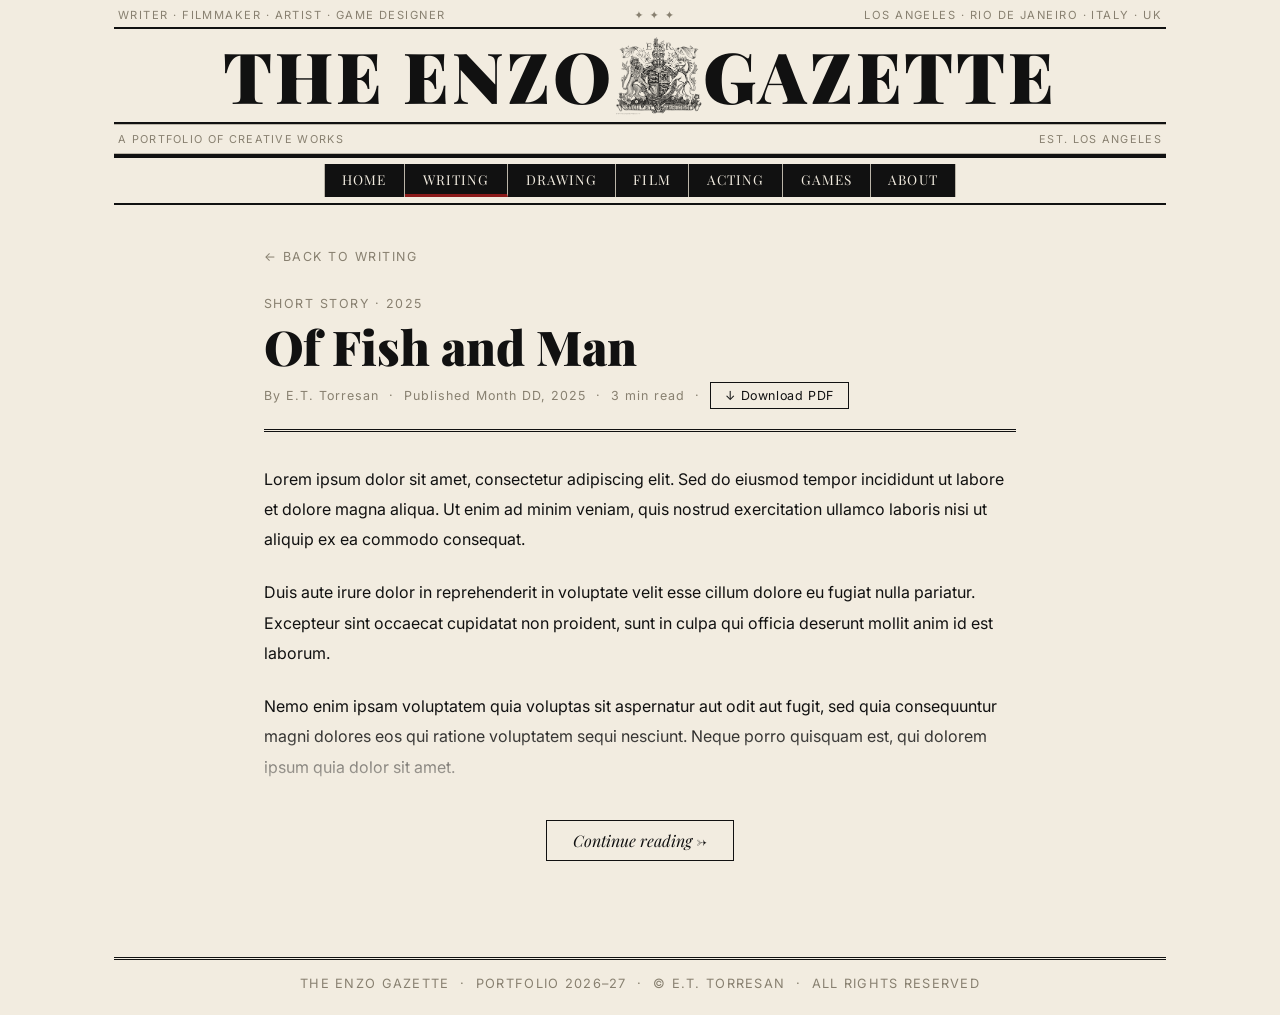
<file: story-fish-and-man.html>
<!DOCTYPE html>
<html lang="en">
<head>
  <meta charset="UTF-8" />
  <meta name="viewport" content="width=device-width, initial-scale=1.0" />
  <title>Of Fish and Man — Enzo</title>
  <link rel="stylesheet" href="style.css" />
  <link href="https://fonts.googleapis.com/css2?family=Playfair+Display:ital,wght@0,700;0,900;1,700&family=Inter:wght@400;500&family=Caveat:wght@600&display=swap" rel="stylesheet" />
</head>
<body>

  <header class="masthead">
    <div class="masthead-motto-bar">
      <span>Writer · Filmmaker · Artist · Game Designer</span>
      <span>✦ ✦ ✦</span>
      <span class="motto-cities">Los Angeles · Rio de Janeiro · Italy · UK</span>
    </div>
    <div class="masthead-border"></div>
    <a href="index.html" class="masthead-title-link">
      <div class="masthead-title-row">
        <span class="masthead-half">THE ENZO</span>
        <div class="masthead-crest">
          <img src="assets/coatarms.jpeg" alt="Coat of Arms" />
        </div>
        <span class="masthead-half">GAZETTE</span>
      </div>
    </a>
    <div class="masthead-border"></div>
    <div class="masthead-info-bar">
      
      
      <span>A Portfolio of Creative Works</span>
      <span>Est. Los Angeles</span>
    </div>
    <div class="masthead-border thick"></div>
    <button class="hamburger" id="hamburger" aria-label="Open navigation" aria-expanded="false">
      <span></span><span></span><span></span>
    </button>
    <nav class="broadsheet-nav" id="main-nav">
      <a href="index.html">Home</a>
      <a href="writing.html" class="nav-active">Writing</a>
      <a href="drawing.html">Drawing</a>
      <a href="film.html">Film</a>
      <a href="acting.html">Acting</a>
      <a href="board-games.html">Games</a>
      <a href="about.html">About</a>
    </nav>
    <div class="masthead-border"></div>
  </header>

  <main>
    <div class="reading-wrap">

      <a href="writing.html" class="reading-back">← Back to Writing</a>

      <div class="reading-meta">Short Story · 2025</div>
      <h1 class="reading-title">Of Fish and Man</h1>

      <div class="reading-byline">By E.T. Torresan &nbsp;·&nbsp; Published Month DD, 2025 &nbsp;·&nbsp; 3 min read &nbsp;·&nbsp; <a href="assets/fish-and-man.pdf" download class="reading-download">↓ Download PDF</a></div>

      <div class="reading-rule"></div>

      <div class="reading-body">

        <!-- EXCERPT -->
        <div class="story-excerpt">
          <p>Lorem ipsum dolor sit amet, consectetur adipiscing elit. Sed do eiusmod tempor incididunt ut labore et dolore magna aliqua. Ut enim ad minim veniam, quis nostrud exercitation ullamco laboris nisi ut aliquip ex ea commodo consequat.</p>
          <p>Duis aute irure dolor in reprehenderit in voluptate velit esse cillum dolore eu fugiat nulla pariatur. Excepteur sint occaecat cupidatat non proident, sunt in culpa qui officia deserunt mollit anim id est laborum.</p>
          <p>Nemo enim ipsam voluptatem quia voluptas sit aspernatur aut odit aut fugit, sed quia consequuntur magni dolores eos qui ratione voluptatem sequi nesciunt. Neque porro quisquam est, qui dolorem ipsum quia dolor sit amet.</p>
        </div>

        <!-- FADE + BUTTON -->
        <div class="story-fade" id="story-fade"></div>
        <div class="story-expand-wrap" id="expand-wrap">
          <button class="story-expand-btn" id="expand-btn" onclick="expandStory()">Continue reading →</button>
        </div>

        <!-- REST OF STORY -->
        <div class="story-rest" id="story-rest">
          <p>At vero eos et accusamus et iusto odio dignissimos ducimus qui blanditiis praesentium voluptatum deleniti atque corrupti quos dolores et quas molestias excepturi sint occaecati cupiditate non provident.</p>
          <p>Similique sunt in culpa qui officia deserunt mollitia animi, id est laborum et dolorum fuga. Nam libero tempore, cum soluta nobis est eligendi optio cumque nihil impedit quo minus id quod maxime placeat.</p>
          <p>Ut enim ad minima veniam, quis nostrum exercitationem ullam corporis suscipit laboriosam, nisi ut aliquid ex ea commodi consequatur. Quis autem vel eum iure reprehenderit qui in ea voluptate velit esse quam nihil molestiae consequatur.</p>
          <p>Vel illum qui dolorem eum fugiat quo voluptas nulla pariatur. At vero eos et accusamus et iusto odio dignissimos ducimus qui blanditiis praesentium voluptatum deleniti atque corrupti quos dolores et quas molestias.</p>

          <div class="reading-rule" style="margin-top:2.5rem;"></div>
          <div class="reading-end-actions">
            <a href="writing.html" class="reading-back" style="margin-bottom:0;">← Back to Writing</a>
            <a href="assets/fish-and-man.pdf" download class="reading-download">↓ Download PDF</a>
          </div>
        </div>

      </div>

    </div>
  </main>

  <footer class="broadsheet-footer">
    <div class="footer-rule"></div>
    <p>The Enzo Gazette &nbsp;·&nbsp; Portfolio 2026–27 &nbsp;·&nbsp; © E.T. Torresan &nbsp;·&nbsp; All rights reserved</p>
  </footer>

  <script>
    function expandStory() {
      document.getElementById('story-fade').style.display = 'none';
      document.getElementById('expand-wrap').style.display = 'none';
      const rest = document.getElementById('story-rest');
      rest.classList.add('story-rest-visible');
    }
  </script>


  <script>
    var btn = document.getElementById('hamburger');
    var nav = document.getElementById('main-nav');
    btn.addEventListener('click', function() {
      var open = nav.classList.toggle('nav-open');
      btn.setAttribute('aria-expanded', open);
    });
  </script>
</body>
</html>
</file>
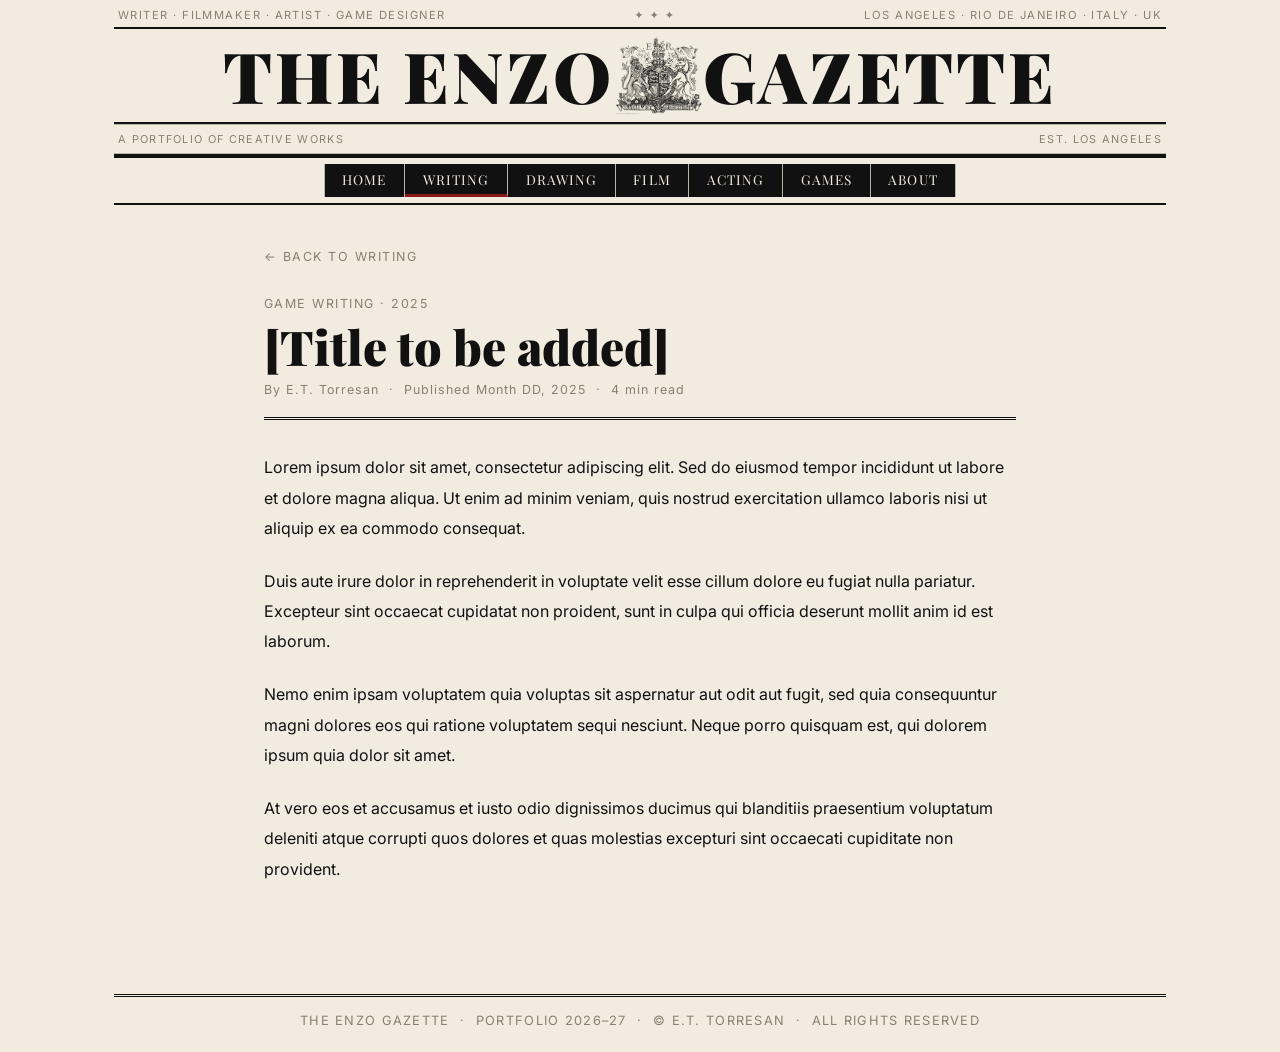
<file: story-game-writing.html>
<!DOCTYPE html>
<html lang="en">
<head>
  <meta charset="UTF-8" />
  <meta name="viewport" content="width=device-width, initial-scale=1.0" />
  <title>Game Writing — Enzo</title>
  <link rel="stylesheet" href="style.css" />
  <link href="https://fonts.googleapis.com/css2?family=Playfair+Display:ital,wght@0,700;0,900;1,700&family=Inter:wght@400;500&family=Caveat:wght@600&display=swap" rel="stylesheet" />
</head>
<body>

  <header class="masthead">
    <div class="masthead-motto-bar">
      <span>Writer · Filmmaker · Artist · Game Designer</span>
      <span>✦ ✦ ✦</span>
      <span class="motto-cities">Los Angeles · Rio de Janeiro · Italy · UK</span>
    </div>
    <div class="masthead-border"></div>
    <a href="index.html" class="masthead-title-link">
      <div class="masthead-title-row">
        <span class="masthead-half">THE ENZO</span>
        <div class="masthead-crest">
          <img src="assets/coatarms.jpeg" alt="Coat of Arms" />
        </div>
        <span class="masthead-half">GAZETTE</span>
      </div>
    </a>
    <div class="masthead-border"></div>
    <div class="masthead-info-bar">
      
      
      <span>A Portfolio of Creative Works</span>
      <span>Est. Los Angeles</span>
    </div>
    <div class="masthead-border thick"></div>
    <button class="hamburger" id="hamburger" aria-label="Open navigation" aria-expanded="false">
      <span></span><span></span><span></span>
    </button>
    <nav class="broadsheet-nav" id="main-nav">
      <a href="index.html">Home</a>
      <a href="writing.html" class="nav-active">Writing</a>
      <a href="drawing.html">Drawing</a>
      <a href="film.html">Film</a>
      <a href="acting.html">Acting</a>
      <a href="board-games.html">Games</a>
      <a href="about.html">About</a>
    </nav>
    <div class="masthead-border"></div>
  </header>

  <main>
    <div class="reading-wrap">

      <a href="writing.html" class="reading-back">← Back to Writing</a>

      <div class="reading-meta">Game Writing · 2025</div>
      <h1 class="reading-title">[Title to be added]</h1>

      <div class="reading-byline">By E.T. Torresan &nbsp;·&nbsp; Published Month DD, 2025 &nbsp;·&nbsp; 4 min read</div>

      <div class="reading-rule"></div>

      <div class="reading-body">
        <p>Lorem ipsum dolor sit amet, consectetur adipiscing elit. Sed do eiusmod tempor incididunt ut labore et dolore magna aliqua. Ut enim ad minim veniam, quis nostrud exercitation ullamco laboris nisi ut aliquip ex ea commodo consequat.</p>
        <p>Duis aute irure dolor in reprehenderit in voluptate velit esse cillum dolore eu fugiat nulla pariatur. Excepteur sint occaecat cupidatat non proident, sunt in culpa qui officia deserunt mollit anim id est laborum.</p>
        <p>Nemo enim ipsam voluptatem quia voluptas sit aspernatur aut odit aut fugit, sed quia consequuntur magni dolores eos qui ratione voluptatem sequi nesciunt. Neque porro quisquam est, qui dolorem ipsum quia dolor sit amet.</p>
        <p>At vero eos et accusamus et iusto odio dignissimos ducimus qui blanditiis praesentium voluptatum deleniti atque corrupti quos dolores et quas molestias excepturi sint occaecati cupiditate non provident.</p>
      </div>

    </div>
  </main>

  <footer class="broadsheet-footer">
    <div class="footer-rule"></div>
    <p>The Enzo Gazette &nbsp;·&nbsp; Portfolio 2026–27 &nbsp;·&nbsp; © E.T. Torresan &nbsp;·&nbsp; All rights reserved</p>
  </footer>


  <script>
    var btn = document.getElementById('hamburger');
    var nav = document.getElementById('main-nav');
    btn.addEventListener('click', function() {
      var open = nav.classList.toggle('nav-open');
      btn.setAttribute('aria-expanded', open);
    });
  </script>
</body>
</html>
</file>
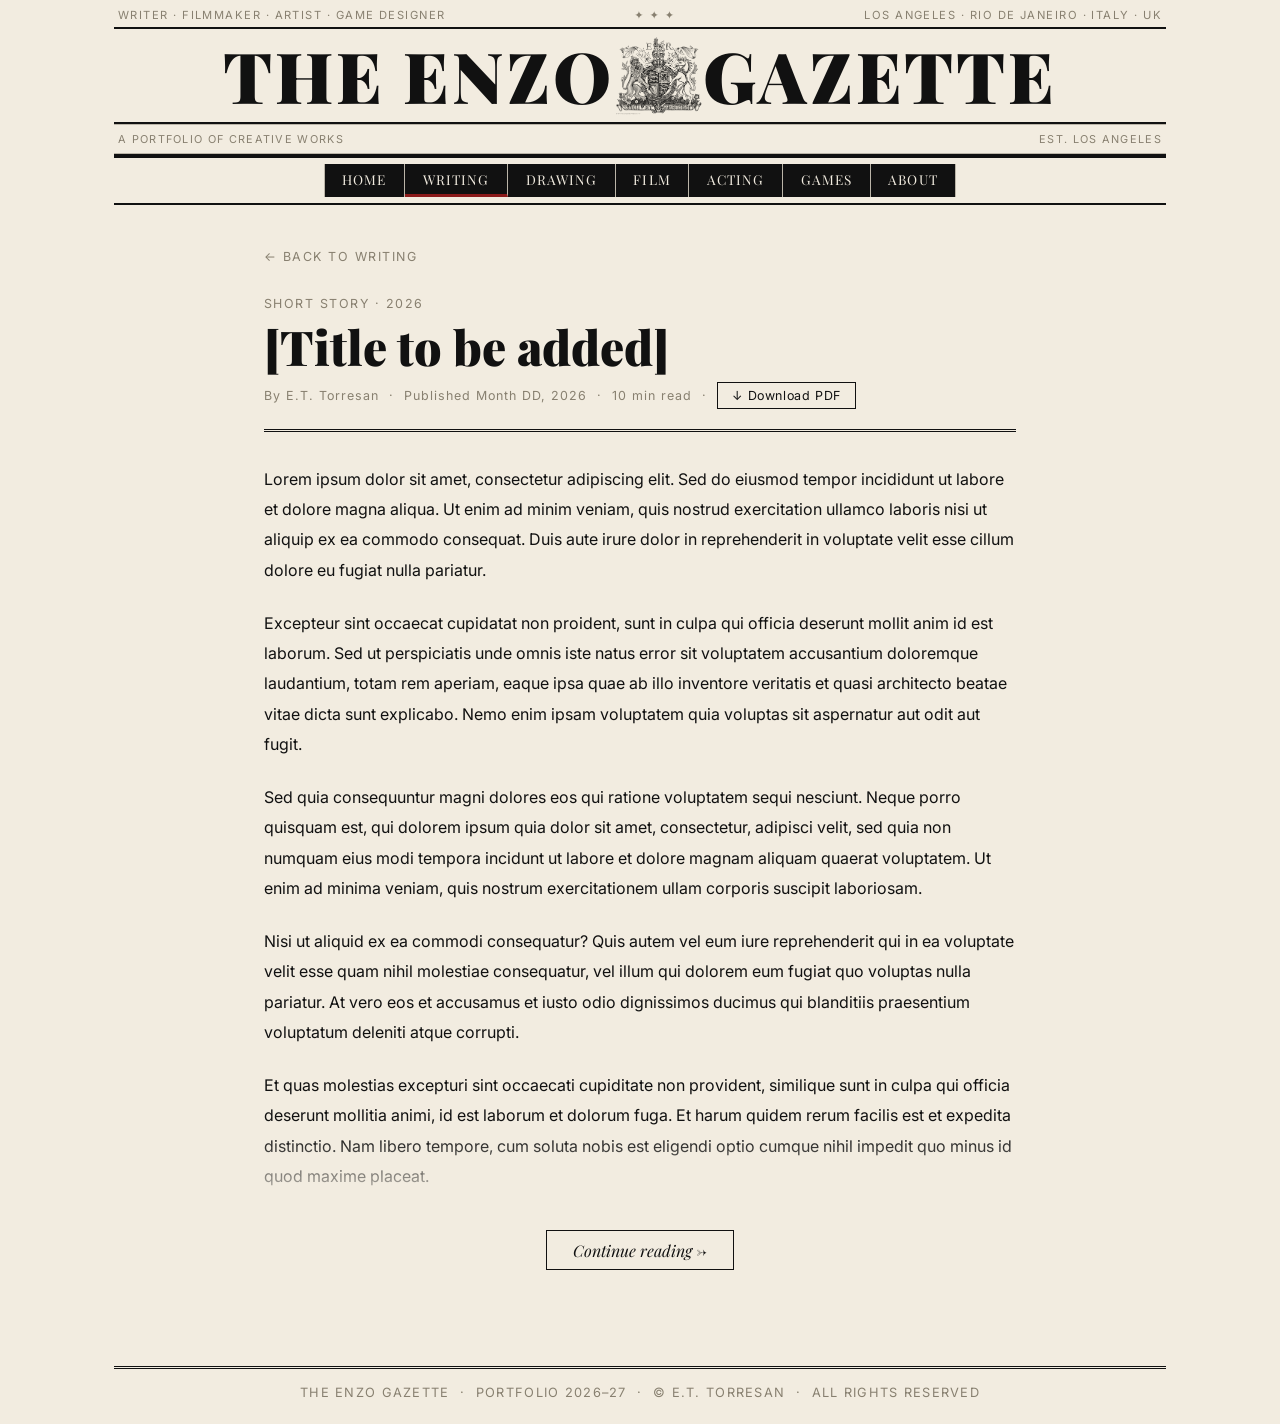
<file: story-main.html>
<!DOCTYPE html>
<html lang="en">
<head>
  <meta charset="UTF-8" />
  <meta name="viewport" content="width=device-width, initial-scale=1.0" />
  <title>[Title TBA] — Enzo</title>
  <link rel="stylesheet" href="style.css" />
  <link href="https://fonts.googleapis.com/css2?family=Playfair+Display:ital,wght@0,700;0,900;1,700&family=Inter:wght@400;500&family=Caveat:wght@600&display=swap" rel="stylesheet" />
</head>
<body>

  <header class="masthead">
    <div class="masthead-motto-bar">
      <span>Writer · Filmmaker · Artist · Game Designer</span>
      <span>✦ ✦ ✦</span>
      <span class="motto-cities">Los Angeles · Rio de Janeiro · Italy · UK</span>
    </div>
    <div class="masthead-border"></div>
    <a href="index.html" class="masthead-title-link">
      <div class="masthead-title-row">
        <span class="masthead-half">THE ENZO</span>
        <div class="masthead-crest">
          <img src="assets/coatarms.jpeg" alt="Coat of Arms" />
        </div>
        <span class="masthead-half">GAZETTE</span>
      </div>
    </a>
    <div class="masthead-border"></div>
    <div class="masthead-info-bar">
      
      
      <span>A Portfolio of Creative Works</span>
      <span>Est. Los Angeles</span>
    </div>
    <div class="masthead-border thick"></div>
    <button class="hamburger" id="hamburger" aria-label="Open navigation" aria-expanded="false">
      <span></span><span></span><span></span>
    </button>
    <nav class="broadsheet-nav" id="main-nav">
      <a href="index.html">Home</a>
      <a href="writing.html" class="nav-active">Writing</a>
      <a href="drawing.html">Drawing</a>
      <a href="film.html">Film</a>
      <a href="acting.html">Acting</a>
      <a href="board-games.html">Games</a>
      <a href="about.html">About</a>
    </nav>
    <div class="masthead-border"></div>
  </header>

  <main>
    <div class="reading-wrap">

      <a href="writing.html" class="reading-back">← Back to Writing</a>

      <div class="reading-meta">Short Story · 2026</div>
      <h1 class="reading-title">[Title to be added]</h1>

      <div class="reading-byline">By E.T. Torresan &nbsp;·&nbsp; Published Month DD, 2026 &nbsp;·&nbsp; 10 min read &nbsp;·&nbsp; <a href="assets/story-main.pdf" download class="reading-download">↓ Download PDF</a></div>

      <div class="reading-rule"></div>

      <div class="reading-body">

        <!-- EXCERPT: first ~500 words, always visible -->
        <div class="story-excerpt">
          <p>Lorem ipsum dolor sit amet, consectetur adipiscing elit. Sed do eiusmod tempor incididunt ut labore et dolore magna aliqua. Ut enim ad minim veniam, quis nostrud exercitation ullamco laboris nisi ut aliquip ex ea commodo consequat. Duis aute irure dolor in reprehenderit in voluptate velit esse cillum dolore eu fugiat nulla pariatur.</p>
          <p>Excepteur sint occaecat cupidatat non proident, sunt in culpa qui officia deserunt mollit anim id est laborum. Sed ut perspiciatis unde omnis iste natus error sit voluptatem accusantium doloremque laudantium, totam rem aperiam, eaque ipsa quae ab illo inventore veritatis et quasi architecto beatae vitae dicta sunt explicabo. Nemo enim ipsam voluptatem quia voluptas sit aspernatur aut odit aut fugit.</p>
          <p>Sed quia consequuntur magni dolores eos qui ratione voluptatem sequi nesciunt. Neque porro quisquam est, qui dolorem ipsum quia dolor sit amet, consectetur, adipisci velit, sed quia non numquam eius modi tempora incidunt ut labore et dolore magnam aliquam quaerat voluptatem. Ut enim ad minima veniam, quis nostrum exercitationem ullam corporis suscipit laboriosam.</p>
          <p>Nisi ut aliquid ex ea commodi consequatur? Quis autem vel eum iure reprehenderit qui in ea voluptate velit esse quam nihil molestiae consequatur, vel illum qui dolorem eum fugiat quo voluptas nulla pariatur. At vero eos et accusamus et iusto odio dignissimos ducimus qui blanditiis praesentium voluptatum deleniti atque corrupti.</p>
          <p>Et quas molestias excepturi sint occaecati cupiditate non provident, similique sunt in culpa qui officia deserunt mollitia animi, id est laborum et dolorum fuga. Et harum quidem rerum facilis est et expedita distinctio. Nam libero tempore, cum soluta nobis est eligendi optio cumque nihil impedit quo minus id quod maxime placeat.</p>
        </div>

        <!-- FADE + BUTTON: shown when collapsed -->
        <div class="story-fade" id="story-fade"></div>
        <div class="story-expand-wrap" id="expand-wrap">
          <button class="story-expand-btn" id="expand-btn" onclick="expandStory()">Continue reading →</button>
        </div>

        <!-- REST OF STORY: hidden until expanded -->
        <div class="story-rest" id="story-rest">
          <p>Omnis voluptas assumenda est, omnis dolor repellendus. Temporibus autem quibusdam et aut officiis debitis aut rerum necessitatibus saepe eveniet ut et voluptates repudiandae sint et molestiae non recusandae. Itaque earum rerum hic tenetur a sapiente delectus, ut aut reiciendis voluptatibus maiores alias consequatur aut perferendis doloribus asperiores repellat.</p>
          <p>Lorem ipsum dolor sit amet, consectetur adipiscing elit, sed do eiusmod tempor incididunt ut labore et dolore magna aliqua. Ut enim ad minim veniam, quis nostrud exercitation ullamco laboris nisi ut aliquip ex ea commodo consequat. Duis aute irure dolor in reprehenderit in voluptate velit esse cillum dolore eu fugiat nulla pariatur.</p>
          <p>Excepteur sint occaecat cupidatat non proident, sunt in culpa qui officia deserunt mollit anim id est laborum. Sed ut perspiciatis unde omnis iste natus error sit voluptatem accusantium doloremque laudantium, totam rem aperiam, eaque ipsa quae ab illo inventore veritatis et quasi architecto beatae vitae dicta sunt explicabo.</p>
          <p>Nemo enim ipsam voluptatem quia voluptas sit aspernatur aut odit aut fugit, sed quia consequuntur magni dolores eos qui ratione voluptatem sequi nesciunt. Neque porro quisquam est, qui dolorem ipsum quia dolor sit amet, consectetur, adipisci velit, sed quia non numquam eius modi tempora incidunt ut labore et dolore magnam aliquam quaerat.</p>
          <p>Ut enim ad minima veniam, quis nostrum exercitationem ullam corporis suscipit laboriosam, nisi ut aliquid ex ea commodi consequatur. Quis autem vel eum iure reprehenderit qui in ea voluptate velit esse quam nihil molestiae consequatur, vel illum qui dolorem eum fugiat quo voluptas nulla pariatur. At vero eos et accusamus.</p>
          <p>Et iusto odio dignissimos ducimus qui blanditiis praesentium voluptatum deleniti atque corrupti quos dolores et quas molestias excepturi sint occaecati cupiditate non provident, similique sunt in culpa qui officia deserunt mollitia animi, id est laborum et dolorum fuga. Et harum quidem rerum facilis est et expedita distinctio.</p>
          <p>Nam libero tempore, cum soluta nobis est eligendi optio cumque nihil impedit quo minus id quod maxime placeat facere possimus, omnis voluptas assumenda est, omnis dolor repellendus. Temporibus autem quibusdam et aut officiis debitis aut rerum necessitatibus saepe eveniet ut et voluptates repudiandae sint et molestiae non recusandae.</p>
          <p>Itaque earum rerum hic tenetur a sapiente delectus, ut aut reiciendis voluptatibus maiores alias consequatur aut perferendis doloribus asperiores repellat. Lorem ipsum dolor sit amet, consectetur adipiscing elit, sed do eiusmod tempor incididunt ut labore et dolore magna aliqua. Ut enim ad minim veniam quis nostrud exercitation ullamco laboris nisi aliquip.</p>
          <p>Duis aute irure dolor in reprehenderit in voluptate velit esse cillum dolore eu fugiat nulla pariatur. Excepteur sint occaecat cupidatat non proident, sunt in culpa qui officia deserunt mollit anim id est laborum. Sed ut perspiciatis unde omnis iste natus error sit voluptatem accusantium doloremque laudantium totam rem aperiam eaque ipsa.</p>
          <p>Quae ab illo inventore veritatis et quasi architecto beatae vitae dicta sunt explicabo. Nemo enim ipsam voluptatem quia voluptas sit aspernatur aut odit aut fugit, sed quia consequuntur magni dolores eos qui ratione voluptatem sequi nesciunt. Neque porro quisquam est qui dolorem ipsum quia dolor sit amet consectetur adipisci velit.</p>
          <p>Sed quia non numquam eius modi tempora incidunt ut labore et dolore magnam aliquam quaerat voluptatem. Ut enim ad minima veniam, quis nostrum exercitationem ullam corporis suscipit laboriosam, nisi ut aliquid ex ea commodi consequatur. Quis autem vel eum iure reprehenderit qui in ea voluptate velit esse quam nihil molestiae.</p>
          <p>Consequatur, vel illum qui dolorem eum fugiat quo voluptas nulla pariatur. At vero eos et accusamus et iusto odio dignissimos ducimus qui blanditiis praesentium voluptatum deleniti atque corrupti quos dolores et quas molestias excepturi sint occaecati cupiditate non provident similique sunt in culpa qui officia deserunt mollitia animi.</p>
          <p>Id est laborum et dolorum fuga. Et harum quidem rerum facilis est et expedita distinctio. Nam libero tempore, cum soluta nobis est eligendi optio cumque nihil impedit quo minus id quod maxime placeat facere possimus, omnis voluptas assumenda est omnis dolor repellendus temporibus autem quibusdam et aut officiis debitis.</p>
          <p>Aut rerum necessitatibus saepe eveniet ut et voluptates repudiandae sint et molestiae non recusandae. Itaque earum rerum hic tenetur a sapiente delectus, ut aut reiciendis voluptatibus maiores alias consequatur aut perferendis doloribus asperiores repellat lorem ipsum dolor sit amet consectetur adipiscing elit sed do eiusmod tempor incididunt labore dolore.</p>

          <div class="reading-rule" style="margin-top:2.5rem;"></div>
          <div class="reading-end-actions">
            <a href="writing.html" class="reading-back" style="margin-bottom:0;">← Back to Writing</a>
            <a href="assets/story-main.pdf" download class="reading-download">↓ Download PDF</a>
          </div>
        </div>

      </div>

    </div>
  </main>

  <footer class="broadsheet-footer">
    <div class="footer-rule"></div>
    <p>The Enzo Gazette &nbsp;·&nbsp; Portfolio 2026–27 &nbsp;·&nbsp; © E.T. Torresan &nbsp;·&nbsp; All rights reserved</p>
  </footer>

  <script>
    function expandStory() {
      document.getElementById('story-fade').style.display = 'none';
      document.getElementById('expand-wrap').style.display = 'none';
      const rest = document.getElementById('story-rest');
      rest.classList.add('story-rest-visible');
    }
  </script>


  <script>
    var btn = document.getElementById('hamburger');
    var nav = document.getElementById('main-nav');
    btn.addEventListener('click', function() {
      var open = nav.classList.toggle('nav-open');
      btn.setAttribute('aria-expanded', open);
    });
  </script>
</body>
</html>
</file>
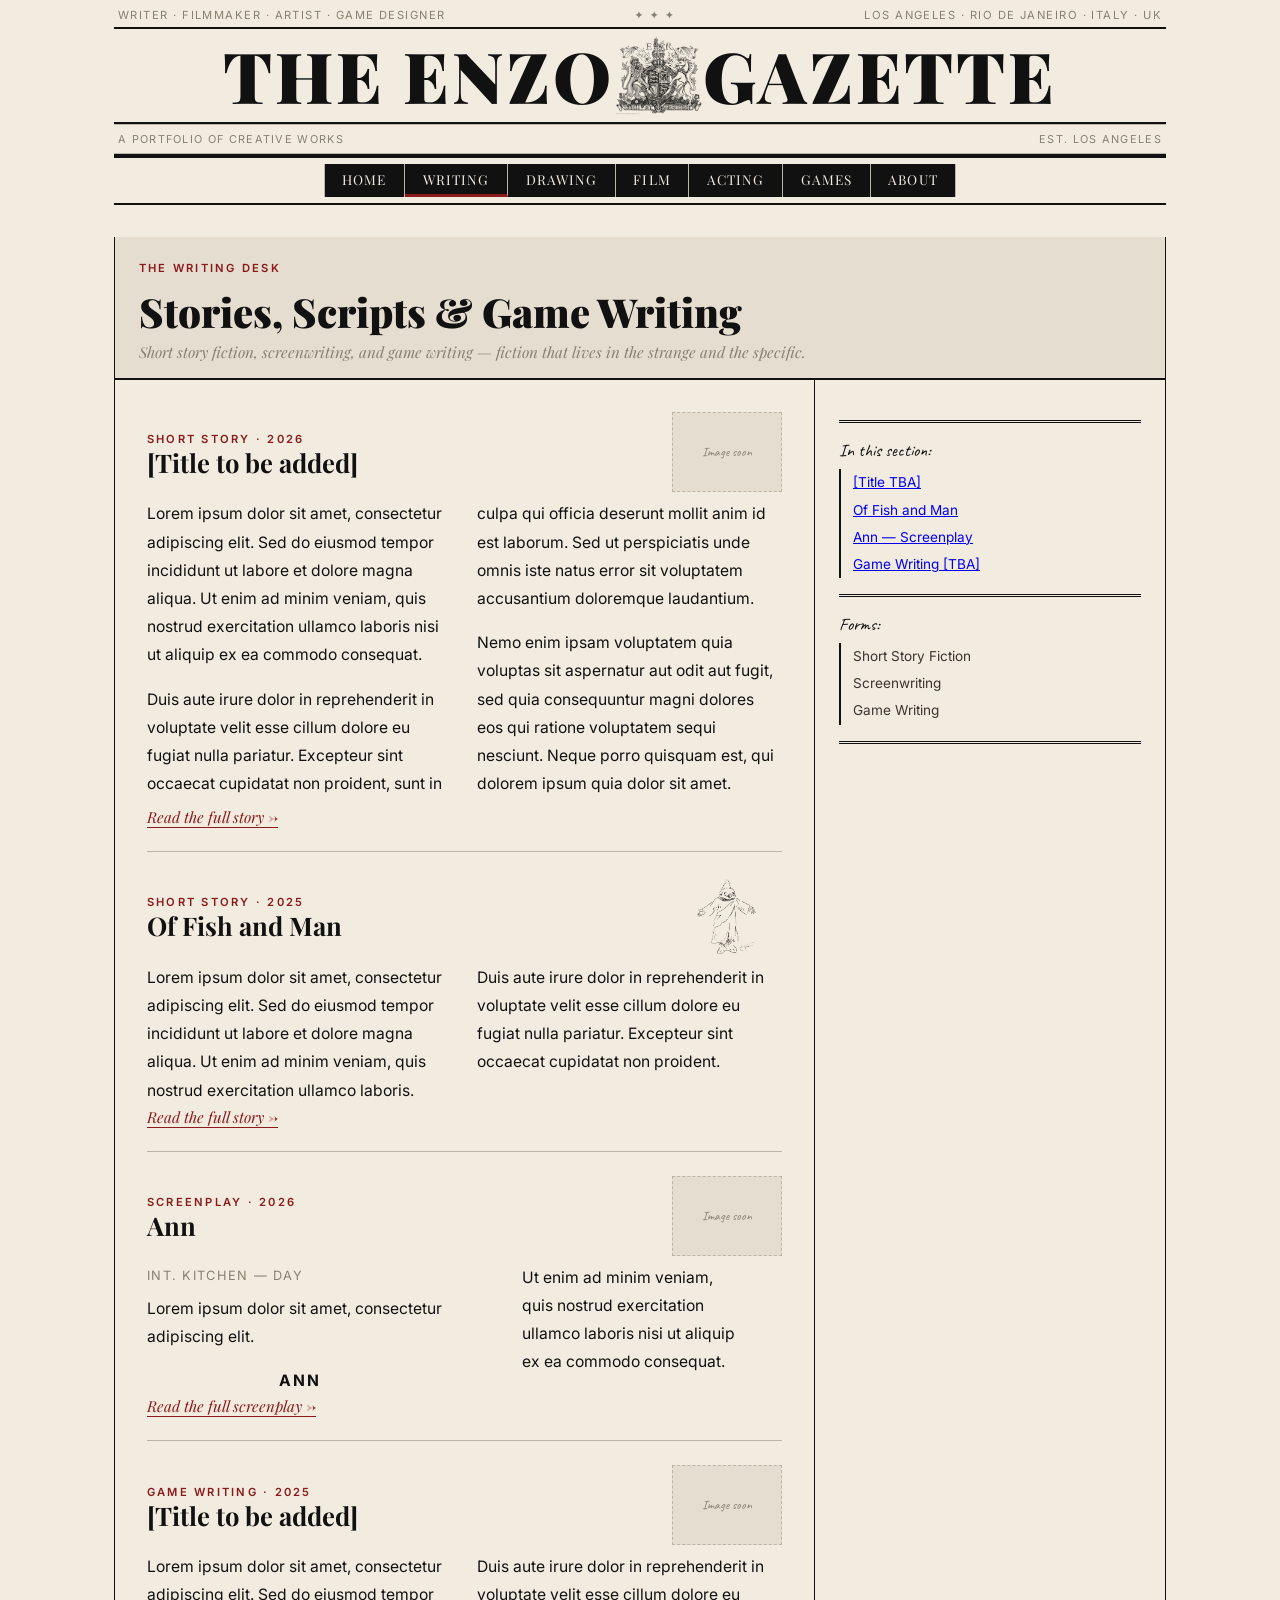
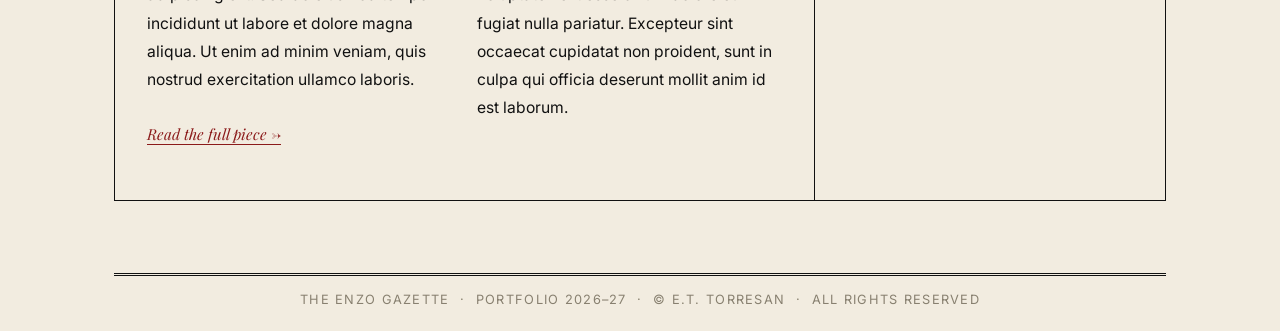
<file: writing.html>
<!DOCTYPE html>
<html lang="en">
<head>
  <meta charset="UTF-8" />
  <meta name="viewport" content="width=device-width, initial-scale=1.0" />
  <title>Writing — Enzo</title>
  <link rel="stylesheet" href="style.css" />
  <link href="https://fonts.googleapis.com/css2?family=Playfair+Display:ital,wght@0,700;0,900;1,700&family=Inter:wght@400;500&family=Caveat:wght@600&display=swap" rel="stylesheet" />
</head>
<body>

  <header class="masthead">

    <div class="masthead-motto-bar">
      <span>Writer · Filmmaker · Artist · Game Designer</span>
      <span>✦ ✦ ✦</span>
      <span class="motto-cities">Los Angeles · Rio de Janeiro · Italy · UK</span>
    </div>

    <div class="masthead-border"></div>

    <a href="index.html" class="masthead-title-link">
      <div class="masthead-title-row">
        <span class="masthead-half">THE ENZO</span>
        <div class="masthead-crest">
          <img src="assets/coatarms.jpeg" alt="Coat of Arms" />
        </div>
        <span class="masthead-half">GAZETTE</span>
      </div>
    </a>

    <div class="masthead-border"></div>

    <div class="masthead-info-bar">
      
      
      <span>A Portfolio of Creative Works</span>
      <span>Est. Los Angeles</span>
    </div>

    <div class="masthead-border thick"></div>

    <button class="hamburger" id="hamburger" aria-label="Open navigation" aria-expanded="false">
      <span></span><span></span><span></span>
    </button>
    <nav class="broadsheet-nav" id="main-nav">
      <a href="index.html">Home</a>
      <a href="writing.html" class="nav-active">Writing</a>
      <a href="drawing.html">Drawing</a>
      <a href="film.html">Film</a>
      <a href="acting.html">Acting</a>
      <a href="board-games.html">Games</a>
      <a href="about.html">About</a>
    </nav>
    <div class="masthead-border"></div>
  </header>

  <main class="broadsheet-main">

    <div class="writing-page-header">
      <div class="col-label">The Writing Desk</div>
      <h2 class="writing-page-title">Stories, Scripts &amp; Game Writing</h2>
      <p class="writing-page-sub">Short story fiction, screenwriting, and game writing — fiction that lives in the strange and the specific.</p>
    </div>

    <div class="writing-sidebar-mobile">
      <div class="sidebar-note">
        <span class="handwritten">In this section:</span>
        <ul>
          <li><a href="#main-piece">[Title TBA]</a></li>
          <li><a href="#fish-and-man">Of Fish and Man</a></li>
          <li><a href="#ann">Ann — Screenplay</a></li>
          <li><a href="#game-writing">Game Writing [TBA]</a></li>
        </ul>
      </div>
      <div class="sidebar-note">
        <span class="handwritten">Forms:</span>
        <ul>
          <li>Short Story Fiction</li>
          <li>Screenwriting</li>
          <li>Game Writing</li>
        </ul>
      </div>
    </div>

    <div class="broadsheet-grid writing-grid">

      <div class="col-wide">

        <article class="broadsheet-piece" id="main-piece">
          <div class="piece-header-block">
            <div class="piece-header-text">
              <span class="col-label">Short Story · 2026</span>
              <h3 class="piece-headline">[Title to be added]</h3>
            </div>
            <div class="piece-thumb"><span class="handwritten" style="font-size:0.8rem;">Image soon</span></div>
          </div>
          <div class="article-body">
            <p>Lorem ipsum dolor sit amet, consectetur adipiscing elit. Sed do eiusmod tempor incididunt ut labore et dolore magna aliqua. Ut enim ad minim veniam, quis nostrud exercitation ullamco laboris nisi ut aliquip ex ea commodo consequat.</p>
            <p>Duis aute irure dolor in reprehenderit in voluptate velit esse cillum dolore eu fugiat nulla pariatur. Excepteur sint occaecat cupidatat non proident, sunt in culpa qui officia deserunt mollit anim id est laborum. Sed ut perspiciatis unde omnis iste natus error sit voluptatem accusantium doloremque laudantium.</p>
            <p>Nemo enim ipsam voluptatem quia voluptas sit aspernatur aut odit aut fugit, sed quia consequuntur magni dolores eos qui ratione voluptatem sequi nesciunt. Neque porro quisquam est, qui dolorem ipsum quia dolor sit amet.</p>
          </div>
          <a href="story-main.html" class="read-more">Read the full story →</a>
        </article>

        <div class="broadsheet-rule"></div>

        <article class="broadsheet-piece" id="fish-and-man">
          <div class="piece-header-block">
            <div class="piece-header-text">
              <span class="col-label">Short Story · 2025</span>
              <h3 class="piece-headline">Of Fish and Man</h3>
            </div>
            <div class="piece-thumb piece-thumb-img"><img src="assets/HolyCarp.jpg" alt="Holy Carp" style="width:100%;height:100%;object-fit:contain;filter:grayscale(1) contrast(1.05);mix-blend-mode:multiply;" /></div>
          </div>
          <div class="article-body">
            <p>Lorem ipsum dolor sit amet, consectetur adipiscing elit. Sed do eiusmod tempor incididunt ut labore et dolore magna aliqua. Ut enim ad minim veniam, quis nostrud exercitation ullamco laboris.</p>
            <p>Duis aute irure dolor in reprehenderit in voluptate velit esse cillum dolore eu fugiat nulla pariatur. Excepteur sint occaecat cupidatat non proident.</p>
          </div>
          <a href="story-fish-and-man.html" class="read-more">Read the full story →</a>
        </article>

        <div class="broadsheet-rule"></div>

        <article class="broadsheet-piece" id="ann">
          <div class="piece-header-block">
            <div class="piece-header-text">
              <span class="col-label">Screenplay · 2026</span>
              <h3 class="piece-headline">Ann</h3>
            </div>
            <div class="piece-thumb"><span class="handwritten" style="font-size:0.8rem;">Image soon</span></div>
          </div>
          <div class="article-body script-format">
            <p class="script-direction">INT. KITCHEN — DAY</p>
            <p>Lorem ipsum dolor sit amet, consectetur adipiscing elit.</p>
            <p class="script-character">ANN</p>
            <p class="script-line">Ut enim ad minim veniam, quis nostrud exercitation ullamco laboris nisi ut aliquip ex ea commodo consequat.</p>
          </div>
          <a href="story-ann.html" class="read-more">Read the full screenplay →</a>
        </article>

        <div class="broadsheet-rule"></div>

        <article class="broadsheet-piece" id="game-writing">
          <div class="piece-header-block">
            <div class="piece-header-text">
              <span class="col-label">Game Writing · 2025</span>
              <h3 class="piece-headline">[Title to be added]</h3>
            </div>
            <div class="piece-thumb"><span class="handwritten" style="font-size:0.8rem;">Image soon</span></div>
          </div>
          <div class="article-body">
            <p>Lorem ipsum dolor sit amet, consectetur adipiscing elit. Sed do eiusmod tempor incididunt ut labore et dolore magna aliqua. Ut enim ad minim veniam, quis nostrud exercitation ullamco laboris.</p>
            <p>Duis aute irure dolor in reprehenderit in voluptate velit esse cillum dolore eu fugiat nulla pariatur. Excepteur sint occaecat cupidatat non proident, sunt in culpa qui officia deserunt mollit anim id est laborum.</p>
          </div>
          <a href="story-game-writing.html" class="read-more">Read the full piece →</a>
        </article>

      </div>

      <aside class="col-narrow">
        <div class="sidebar-rule"></div>
        <div class="sidebar-note">
          <span class="handwritten">In this section:</span>
          <ul>
            <li><a href="#main-piece">[Title TBA]</a></li>
            <li><a href="#fish-and-man">Of Fish and Man</a></li>
            <li><a href="#ann">Ann — Screenplay</a></li>
            <li><a href="#game-writing">Game Writing [TBA]</a></li>
          </ul>
        </div>
        <div class="sidebar-rule"></div>
        <div class="sidebar-note">
          <span class="handwritten">Forms:</span>
          <ul>
            <li>Short Story Fiction</li>
            <li>Screenwriting</li>
            <li>Game Writing</li>
          </ul>
        </div>
        <div class="sidebar-rule"></div>
      </aside>

    </div>

  </main>

  <footer class="broadsheet-footer">
    <div class="footer-rule"></div>
    <p>The Enzo Gazette &nbsp;·&nbsp; Portfolio 2026–27 &nbsp;·&nbsp; © E.T. Torresan &nbsp;·&nbsp; All rights reserved</p>
  </footer>


  <script>
    var btn = document.getElementById('hamburger');
    var nav = document.getElementById('main-nav');
    btn.addEventListener('click', function() {
      var open = nav.classList.toggle('nav-open');
      btn.setAttribute('aria-expanded', open);
    });
  </script>
</body>
</html>
</file>
<file: style.css>
/* ============================================
   V2 — THE BROADSHEET
   Editorial newspaper grid
   Structured, typographic, bold masthead
   Monochrome with sepia warmth
   ============================================ */

*, *::before, *::after { box-sizing: border-box; margin: 0; padding: 0; }

:root {
  --paper: #f2ece0;
  --paper-mid: #e5ddd0;
  --ink: #111;
  --ink-mid: #3a3530;
  --ink-faint: #888070;
  --rule: #bbb5a8;
  --red: #8b1a1a;
}

body {
  background: var(--paper);
  color: var(--ink);
  font-family: 'Inter', system-ui, sans-serif;
  max-width: 1100px;
  margin: 0 auto;
  padding: 0 1.5rem;
}

/* ---- MASTHEAD ---- */
.masthead {
  padding: 0.5rem 0 0;
  text-align: center;
}

.masthead-motto-bar {
  display: flex;
  justify-content: space-between;
  align-items: center;
  font-size: 0.7rem;
  letter-spacing: 0.13em;
  text-transform: uppercase;
  color: var(--ink-faint);
  padding: 0 0.25rem 0.3rem;
}

.masthead-border {
  border-top: 2px solid var(--ink);
  margin: 0;
}

.masthead-border.thick {
  border-top: 4px solid var(--ink);
  margin: 0;
}

/* Split title with crest */
.masthead-title-link {
  text-decoration: none;
  color: inherit;
  display: block;
}

.masthead-title-link:hover .masthead-half {
  opacity: 0.7;
}

.masthead-title-row {
  display: flex;
  align-items: center;
  justify-content: center;
  gap: 0;
  padding: 0.1rem 0;
}

.masthead-half {
  font-family: 'Playfair Display', 'Times New Roman', serif;
  font-size: clamp(1.5rem, 5.5vw, 4.5rem);
  font-weight: 900;
  letter-spacing: 0.04em;
  line-height: 1;
  flex: 0 0 auto;
  white-space: nowrap;
}

.masthead-half:first-child { text-align: right; }
.masthead-half:last-child  { text-align: left; }

.masthead-crest {
  flex-shrink: 0;
  width: clamp(55px, 7vw, 90px);
  height: clamp(55px, 7vw, 90px);
  display: flex;
  align-items: center;
  justify-content: center;
}

.masthead-crest img {
  width: 100%;
  height: 100%;
  object-fit: contain;
  filter: grayscale(1) contrast(1.1);
  mix-blend-mode: multiply;
}

.masthead-info-bar {
  display: flex;
  justify-content: space-between;
  align-items: center;
  font-size: 0.68rem;
  letter-spacing: 0.12em;
  text-transform: uppercase;
  color: var(--ink-faint);
  padding: 0.45rem 0.25rem;
  border-top: 1px solid var(--rule);
  border-bottom: 1px solid var(--rule);
  margin: 0;
}

/* ---- NAV ---- */
.broadsheet-nav {
  display: flex;
  justify-content: center;
  gap: 0;
  flex-wrap: wrap;
  padding: 0.4rem 0;
}

.broadsheet-nav a {
  font-family: 'Playfair Display', serif;
  font-size: 0.85rem;
  letter-spacing: 0.08em;
  text-transform: uppercase;
  color: var(--paper);
  background: var(--ink);
  text-decoration: none;
  padding: 0.35rem 1.1rem;
  border-right: 1px solid var(--rule);
  transition: background 0.12s, color 0.12s;
}

.broadsheet-nav a:first-child { border-left: 1px solid var(--rule); }
.broadsheet-nav a:hover { background: var(--paper); color: var(--ink); }
.broadsheet-nav a.nav-active {
  background: var(--ink);
  color: var(--paper);
  border-bottom: 3px solid var(--red);
}

/* ---- MAIN GRID ---- */
.broadsheet-main {
  padding: 2rem 0 3rem;
}

.broadsheet-grid {
  display: grid;
  grid-template-columns: 2fr 1fr;
  gap: 0;
  border: 1.5px solid var(--ink);
  margin-bottom: 0;
}

.col-wide {
  padding: 2rem;
  border-right: 1.5px solid var(--ink);
}

.col-narrow {
  padding: 1.5rem;
}

/* ---- HERO ARTICLE ---- */
.article-headline {
  font-family: 'Playfair Display', serif;
  font-size: clamp(1.4rem, 3vw, 2.2rem);
  font-weight: 700;
  line-height: 1.2;
  margin-bottom: 0.5rem;
}

.article-byline {
  font-size: 0.78rem;
  letter-spacing: 0.1em;
  text-transform: uppercase;
  color: var(--ink-faint);
  margin-bottom: 1.25rem;
  padding-bottom: 0.75rem;
  border-bottom: 1px solid var(--rule);
}

.article-body {
  column-count: 2;
  column-gap: 1.5rem;
  column-fill: balance;
  margin-top: 0;
}

.article-body p {
  font-size: 0.98rem;
  line-height: 1.8;
  margin-bottom: 1rem;
}

.read-more {
  font-family: 'Playfair Display', serif;
  font-style: italic;
  font-size: 0.95rem;
  color: var(--red);
  text-decoration: none;
  border-bottom: 1px solid var(--red);
}

.read-more:hover { opacity: 0.7; }

/* ---- SIDEBAR ---- */
.hero-image-col figure {
  margin-bottom: 1rem;
}

.hero-image-col img,
.col-narrow figure img {
  width: 100%;
  max-height: 220px;
  object-fit: cover;
  filter: grayscale(1) contrast(1.05);
  mix-blend-mode: multiply;
}

.hero-image-col figcaption {
  font-family: 'Caveat', cursive;
  font-size: 0.9rem;
  color: var(--ink-faint);
  margin-top: 0.4rem;
  text-align: center;
}

.sidebar-rule {
  border-top: 3px double var(--ink);
  margin: 1rem 0;
}

.sidebar-note .handwritten {
  font-family: 'Caveat', cursive;
  font-size: 1.1rem;
  display: block;
  margin-bottom: 0.5rem;
}

.sidebar-note ul {
  list-style: none;
  font-size: 0.85rem;
  line-height: 2;
  color: var(--ink-mid);
  border-left: 2px solid var(--ink);
  padding-left: 0.75rem;
}

.section-rule-finger {
  height: 1.2rem;
  width: auto;
  vertical-align: middle;
  margin-right: 0.5rem;
  filter: grayscale(1) contrast(1.1);
  mix-blend-mode: multiply;
}

.section-rule-finger-flip {
  transform: scaleX(-1);
  margin-right: 0;
  margin-left: 0.5rem;
}

/* ---- SECTION RULE ---- */
.section-rule {
  text-align: center;
  font-size: 0.8rem;
  letter-spacing: 0.3em;
  color: var(--ink-faint);
  padding: 1.25rem 0;
  border-top: 1.5px solid var(--ink);
  border-bottom: 1.5px solid var(--ink);
  margin: 0;
  background: var(--paper-mid);
}

/* ---- BROADSHEET COLUMNS ---- */
.broadsheet-columns {
  display: grid;
  grid-template-columns: repeat(4, 1fr);
  border-left: 1.5px solid var(--ink);
  border-right: 1.5px solid var(--ink);
  border-bottom: 1.5px solid var(--ink);
}

.column-article {
  padding: 1.5rem;
  border-right: 1.5px solid var(--ink);
}

.column-article:last-child { border-right: none; }

.col-label {
  font-size: 0.7rem;
  letter-spacing: 0.2em;
  text-transform: uppercase;
  color: var(--red);
  margin-bottom: 0.6rem;
  font-weight: 600;
}

.column-article h3 {
  font-family: 'Playfair Display', serif;
  font-size: 1.15rem;
  font-weight: 700;
  margin-bottom: 0.6rem;
  line-height: 1.2;
}

.column-article p {
  font-size: 0.85rem;
  line-height: 1.7;
  color: var(--ink-mid);
  margin-bottom: 0.75rem;
}

.col-img {
  width: 100%;
  height: 110px;
  object-fit: cover;
  filter: grayscale(1) contrast(1.05);
  mix-blend-mode: multiply;
  margin-bottom: 0.75rem;
}

.col-link {
  font-family: 'Playfair Display', serif;
  font-style: italic;
  font-size: 0.88rem;
  color: var(--red);
  text-decoration: none;
}

.col-link:hover { text-decoration: underline; }

/* ---- CLUB STRIP ---- */
.club-strip {
  display: flex;
  align-items: center;
  gap: 2rem;
  padding: 1.5rem 1.5rem;
  border-left: 1.5px solid var(--ink);
  border-right: 1.5px solid var(--ink);
  border-bottom: 1.5px solid var(--ink);
  background: var(--paper-mid);
}

.club-text {
  flex: 1;
}

.handwritten { font-family: 'Caveat', cursive; }
.handwritten.large { font-size: 1.8rem; display: block; margin-bottom: 0.4rem; }

.club-text p {
  font-size: 0.9rem;
  color: var(--ink-mid);
  line-height: 1.6;
}

.club-img {
  width: 200px;
  height: 130px;
  object-fit: cover;
  filter: grayscale(1) contrast(1.1);
  mix-blend-mode: multiply;
  flex-shrink: 0;
}

/* mobile-only about portrait */
.about-portrait-mobile {
  display: none;
}

/* mobile-only writing sidebar shown below page header */
.writing-sidebar-mobile {
  display: none;
}

/* mobile-only tophat image shown below hero headline */
.hero-tophat-mobile {
  display: none;
}

/* mobile-only club image shown inside text block */
.club-img-mobile {
  display: none;
}

/* dividing line between row 1 (Writing/Drawing) and row 2 (Film/Games) */
.column-article:nth-child(3),
.column-article:nth-child(4) {
  border-top: 1.5px solid var(--ink);
}

/* ---- FOOTER ---- */
.broadsheet-footer {
  padding: 1.5rem 0;
  text-align: center;
}

.footer-rule {
  border-top: 3px double var(--ink);
  margin-bottom: 1rem;
}

.broadsheet-footer p {
  font-size: 0.8rem;
  letter-spacing: 0.1em;
  text-transform: uppercase;
  color: var(--ink-faint);
}

/* ---- WRITING PAGE ---- */
.writing-page-header {
  padding: 1.5rem 1.5rem 1rem;
  border-left: 1.5px solid var(--ink);
  border-right: 1.5px solid var(--ink);
  border-bottom: 1.5px solid var(--ink);
  background: var(--paper-mid);
}

.writing-page-title {
  font-family: 'Playfair Display', serif;
  font-size: clamp(1.5rem, 4vw, 2.5rem);
  font-weight: 900;
  margin: 0.3rem 0;
}

.writing-page-sub {
  font-family: 'Playfair Display', serif;
  font-style: italic;
  font-size: 0.95rem;
  color: var(--ink-faint);
}

.writing-grid { margin-top: 0; }

.broadsheet-piece { margin-bottom: 1.5rem; }

.piece-header-row {
  margin-bottom: 0.25rem;
}

.piece-header-block {
  display: flex;
  align-items: center;
  justify-content: space-between;
  gap: 1rem;
  margin-bottom: 0.5rem;
}

.piece-header-text {
  flex: 1;
}

.piece-header-text .col-label {
  margin-bottom: 0.25rem;
}

.piece-header-text .piece-headline {
  margin-bottom: 0;
}

.piece-title-row {
  display: flex;
  align-items: center;
  justify-content: space-between;
  gap: 1rem;
  margin-bottom: 0.5rem;
}

.piece-title-row .piece-headline {
  margin-bottom: 0;
  flex: 1;
}

.piece-headline {
  font-family: 'Playfair Display', serif;
  font-size: 1.6rem;
  font-weight: 700;
  margin-bottom: 1rem;
  line-height: 1.2;
}

.broadsheet-rule {
  border-top: 1px solid var(--rule);
  margin: 1.5rem 0;
}

.piece-thumb {
  width: 110px;
  height: 80px;
  flex-shrink: 0;
  margin-left: 1rem;
  background: var(--paper-mid);
  border: 1.5px dashed var(--rule);
  display: flex;
  align-items: center;
  justify-content: center;
  text-align: center;
  color: var(--ink-faint);
}

.piece-thumb-img {
  background: transparent;
  border: none;
}

.script-format .script-direction {
  font-size: 0.8rem;
  letter-spacing: 0.1em;
  text-transform: uppercase;
  color: var(--ink-faint);
  margin-bottom: 0.5rem;
}

.script-format .script-character {
  font-weight: 700;
  text-align: center;
  margin: 0.75rem 0 0.25rem;
  letter-spacing: 0.1em;
}

.script-format .script-line {
  margin-left: 15%;
  margin-right: 15%;
}

.full-width-piece {
  padding: 1.5rem;
  border-left: 1.5px solid var(--ink);
  border-right: 1.5px solid var(--ink);
  border-bottom: 1.5px solid var(--ink);
}

/* ---- CONTACT STRIP ---- */
.contact-strip {
  display: flex;
  align-items: center;
  justify-content: space-between;
  padding: 1.5rem 2rem;
  border-left: 1.5px solid var(--ink);
  border-right: 1.5px solid var(--ink);
  border-bottom: 1.5px solid var(--ink);
  background: var(--paper-mid);
}

.contact-btn {
  font-family: 'Playfair Display', serif;
  font-style: italic;
  font-size: 1rem;
  color: var(--paper);
  background: var(--ink);
  text-decoration: none;
  padding: 0.6rem 1.6rem;
  border: 1.5px solid var(--ink);
  transition: background 0.12s, color 0.12s;
}

.contact-btn:hover {
  background: var(--paper);
  color: var(--ink);
}

/* ---- CLUB SECTION (about page) ---- */
.club-section {
  border-left: 1.5px solid var(--ink);
  border-right: 1.5px solid var(--ink);
  border-bottom: 1.5px solid var(--ink);
}

.club-masthead {
  padding: 1.2rem 1.5rem 1rem;
  border-bottom: 1.5px solid var(--ink);
  background: var(--paper-mid);
}

.club-columns {
  display: grid;
  grid-template-columns: repeat(3, 1fr);
}

.club-col {
  padding: 1.5rem;
  border-right: 1.5px solid var(--ink);
  font-size: 0.88rem;
  line-height: 1.8;
  color: var(--ink-mid);
}

.club-col:last-child { border-right: none; }

.club-col p { margin-bottom: 0.9rem; }

.club-figure { margin-bottom: 1rem; }

.club-fig-caption {
  font-family: 'Caveat', cursive;
  font-size: 0.85rem;
  color: var(--ink-faint);
  margin-top: 0.3rem;
}


.drawing-gallery {
  border-left: 1.5px solid var(--ink);
  border-right: 1.5px solid var(--ink);
  border-bottom: 1.5px solid var(--ink);
}

.gallery-row {
  display: grid;
  gap: 0;
  border-bottom: 1.5px solid var(--ink);
}

.gallery-row:last-child { border-bottom: none; }

.gallery-row-featured {
  grid-template-columns: 1.5fr 1fr;
}

.gallery-col-pair {
  display: grid;
  grid-template-rows: 1fr 1fr;
  border-left: 1.5px solid var(--ink);
}

.gallery-col-pair .gallery-item { border-bottom: 1.5px solid var(--ink); }
.gallery-col-pair .gallery-item:last-child { border-bottom: none; }

.gallery-row-four {
  grid-template-columns: repeat(4, 1fr);
}

.gallery-row-three {
  grid-template-columns: repeat(3, 1fr);
}

.gallery-item {
  padding: 1rem;
  border-right: 1.5px solid var(--ink);
}

.gallery-item:last-child { border-right: none; }

.gallery-item img {
  width: 100%;
  height: 200px;
  object-fit: cover;
  filter: grayscale(1) contrast(1.05);
  mix-blend-mode: multiply;
  display: block;
  margin-bottom: 0.6rem;
}

.gallery-item-large img { height: 300px; }

.gallery-title {
  font-family: 'Playfair Display', serif;
  font-size: 1rem;
  font-weight: 700;
  display: block;
}

.gallery-meta {
  font-size: 0.78rem;
  color: var(--ink-faint);
  letter-spacing: 0.06em;
  display: block;
  margin-top: 0.2rem;
}

/* ---- DRAWING HERO ---- */
.gallery-hero {
  display: block;
  padding: 1.5rem;
  border-bottom: 1.5px solid var(--ink);
  cursor: zoom-in;
}

.gallery-hero img {
  width: 100%;
  height: auto;
  max-height: none;
  object-fit: contain;
  filter: grayscale(1) contrast(1.05);
  mix-blend-mode: multiply;
  display: block;
  margin-bottom: 0.6rem;
}

.gallery-hero figcaption {
  text-align: center;
}

/* ---- CAROUSEL ---- */
.carousel-wrap {
  display: flex;
  align-items: stretch;
  gap: 0;
  border-bottom: 1.5px solid var(--ink);
  overflow: hidden;
}

.carousel-track-wrap {
  flex: 1;
  overflow: hidden;
  padding: 0;
}

.carousel-track {
  display: flex;
  gap: 0;
  transition: transform 0.35s ease;
}

.carousel-item {
  flex: 0 0 calc(33.333% - 0px);
  padding: 1rem;
  border-right: 1.5px solid var(--ink);
  cursor: zoom-in;
  background: var(--paper);
}

.carousel-item:last-child {
  border-right: none;
}

.carousel-item img {
  width: 100%;
  height: auto;
  max-height: 260px;
  object-fit: contain;
  object-position: center;
  filter: grayscale(1) contrast(1.05);
  mix-blend-mode: multiply;
  display: block;
  margin-bottom: 0.6rem;
  background: var(--paper);
}

.carousel-btn {
  flex-shrink: 0;
  width: 42px;
  background: var(--paper-mid);
  border: none;
  border-right: 1.5px solid var(--ink);
  font-family: 'Playfair Display', serif;
  font-size: 1.6rem;
  color: var(--ink);
  cursor: pointer;
  transition: background 0.12s;
  display: flex;
  align-items: center;
  justify-content: center;
}

.carousel-next {
  border-right: none;
  border-left: 1.5px solid var(--ink);
}

.carousel-btn:hover { background: var(--ink); color: var(--paper); }

/* clickable gallery items */
.gallery-item { cursor: zoom-in; }

/* ---- LIGHTBOX ---- */
.lightbox {
  display: none;
  position: fixed;
  inset: 0;
  background: rgba(17, 17, 17, 0.92);
  z-index: 1000;
  align-items: center;
  justify-content: center;
  padding: 2rem;
}

.lightbox.lightbox-open {
  display: flex;
}

.lightbox-inner {
  position: relative;
  max-width: 90vw;
  max-height: 90vh;
  display: flex;
  flex-direction: column;
  align-items: center;
}

.lightbox-inner img {
  max-width: 100%;
  max-height: 80vh;
  object-fit: contain;
  display: block;
}

.lightbox-caption {
  margin-top: 1rem;
  text-align: center;
}

.lightbox-caption .gallery-title {
  color: var(--paper);
}

.lightbox-caption .gallery-meta {
  color: var(--paper-mid);
}

.lightbox-close {
  position: fixed;
  top: 1.25rem;
  right: 1.5rem;
  background: none;
  border: 1.5px solid var(--paper);
  color: var(--paper);
  font-size: 1rem;
  width: 2rem;
  height: 2rem;
  cursor: pointer;
  display: flex;
  align-items: center;
  justify-content: center;
  transition: background 0.12s;
}

.lightbox-close:hover { background: var(--paper); color: var(--ink); }

/* ---- FILM PAGE ---- */
.film-grid { }

.film-intro {
  display: flex;
  align-items: flex-start;
  gap: 2rem;
  padding: 1.5rem 1.5rem 0;
  border-left: 1.5px solid var(--ink);
  border-right: 1.5px solid var(--ink);
  border-bottom: 1.5px solid var(--ink);
}

.film-intro-text {
  flex: 1;
  padding-bottom: 1.5rem;
}

.film-intro-text p {
  font-size: 0.92rem;
  line-height: 1.8;
  color: var(--ink-mid);
  margin-bottom: 0.75rem;
}

.film-intro-photo {
  flex-shrink: 0;
  width: 180px;
  text-align: center;
}

.film-intro-photo img {
  width: 100%;
  filter: grayscale(1) contrast(1.05);
  mix-blend-mode: multiply;
  display: block;
  margin-bottom: 0.4rem;
}

.film-intro-photo figcaption {
  font-size: 0.85rem;
  color: var(--ink-faint);
}

.film-sidebar-photo img,
.col-narrow .film-sidebar-photo img {
  width: 100%;
  height: auto;
  max-height: none;
  object-fit: contain;
  filter: grayscale(1) contrast(1.05);
  mix-blend-mode: multiply;
  display: block;
}

.film-sidebar-photo {
  margin: 0;
}

.film-layout {
  display: flex;
  flex-direction: column;
  gap: 1rem;
  margin-top: 1rem;
}

.film-embed {
  width: 100%;
}

.film-embed iframe {
  width: 100%;
  aspect-ratio: 16 / 9;
  border: none;
  display: block;
}

.film-embed-inline { margin-bottom: 1rem; }

.video-placeholder {
  width: 100%;
  aspect-ratio: 16 / 9;
  background: var(--paper-mid);
  border: 1.5px dashed var(--rule);
  display: flex;
  flex-direction: column;
  align-items: center;
  justify-content: center;
  gap: 0.5rem;
  color: var(--ink-faint);
  font-size: 0.82rem;
  text-align: center;
}

.video-placeholder-sm {
  aspect-ratio: 4 / 3;
}

.film-description { }

.film-description p {
  font-size: 0.92rem;
  line-height: 1.8;
  margin-bottom: 0.75rem;
  color: var(--ink-mid);
}

.film-credits {
  font-size: 0.8rem;
  color: var(--ink-faint);
  margin-top: 1rem;
  line-height: 1.8;
}

/* ---- ACTING PAGE ---- */
.acting-col-wide .article-body {
  column-count: 1;
}

.acting-sidebar-strip {
  display: grid;
  grid-template-columns: 1fr 2fr;
  border-left: 1.5px solid var(--ink);
  border-right: 1.5px solid var(--ink);
  border-bottom: 1.5px solid var(--ink);
}

.acting-strip-img {
  width: 100%;
  height: 100%;
  object-fit: cover;
  filter: grayscale(1) contrast(1.05);
  mix-blend-mode: multiply;
  display: block;
  border-right: 1.5px solid var(--ink);
}

.acting-strip-note {
  padding: 1.5rem;
}

.acting-articles {
  border-left: 1.5px solid var(--ink);
  border-right: 1.5px solid var(--ink);
  border-bottom: 1.5px solid var(--ink);
  padding: 2rem;
}

.acting-piece-top {
  display: grid;
  grid-template-columns: 1fr 2fr;
  gap: 1.5rem;
  margin-bottom: 1rem;
  align-items: start;
}

.acting-piece .article-body {
  column-count: 2;
  column-gap: 1.5rem;
  column-fill: balance;
}

.acting-clips {
  display: grid;
  grid-template-columns: 1fr 1fr;
  gap: 1rem;
  margin: 0;
}



/* ---- GAMES PAGE ---- */
.game-images {
  display: grid;
  grid-template-columns: repeat(3, 1fr);
  gap: 0.75rem;
  margin-bottom: 1.25rem;
}

.game-images-two {
  grid-template-columns: repeat(2, 1fr);
}

.game-details {
  display: flex;
  gap: 2rem;
  margin-top: 1rem;
  padding-top: 0.75rem;
  border-top: 1px solid var(--rule);
}

.game-stat {
  font-size: 0.85rem;
  color: var(--ink-mid);
  line-height: 1.8;
}

/* ---- READING PAGE ---- */
.reading-wrap {
  max-width: 800px;
  margin: 0 auto;
  padding: 2.5rem 1.5rem 4rem;
}

.reading-back {
  font-family: 'Inter', system-ui, sans-serif;
  font-size: 0.78rem;
  letter-spacing: 0.12em;
  text-transform: uppercase;
  color: var(--ink-faint);
  text-decoration: none;
  display: inline-block;
  margin-bottom: 2rem;
}

.reading-back:hover { color: var(--ink); }

.reading-meta {
  font-size: 0.78rem;
  letter-spacing: 0.12em;
  text-transform: uppercase;
  color: var(--ink-faint);
  margin-bottom: 0.5rem;
}

.reading-title {
  font-family: 'Playfair Display', serif;
  font-size: clamp(1.8rem, 4vw, 3rem);
  font-weight: 900;
  line-height: 1.15;
  margin-bottom: 0.5rem;
}

.reading-byline {
  font-size: 0.78rem;
  letter-spacing: 0.08em;
  color: var(--ink-faint);
  margin-bottom: 0.25rem;
}

.reading-rule {
  border-top: 3px double var(--ink);
  margin: 1.25rem 0 2rem;
}

.reading-body p {
  font-size: 1rem;
  line-height: 1.9;
  margin-bottom: 1.4rem;
  color: var(--ink);
}

.reading-body .script-direction {
  font-size: 0.82rem;
  letter-spacing: 0.1em;
  text-transform: uppercase;
  color: var(--ink-faint);
  margin: 1.5rem 0 0.5rem;
}

.reading-body .script-character {
  font-weight: 700;
  text-align: center;
  margin: 1.25rem 0 0.25rem;
  letter-spacing: 0.1em;
}

.reading-body .script-line {
  margin-left: 15%;
  margin-right: 15%;
  margin-bottom: 1rem;
}

.reading-download {
  display: inline-flex;
  align-items: center;
  gap: 0.4rem;
  font-family: 'Inter', system-ui, sans-serif;
  font-style: normal;
  font-size: 0.78rem;
  letter-spacing: 0.05em;
  color: var(--ink);
  background: transparent;
  text-decoration: none;
  padding: 0.3rem 0.9rem;
  border: 1.5px solid var(--ink);
  border-radius: 0;
  transition: background 0.12s, color 0.12s;
}

.reading-download:hover {
  background: var(--ink);
  color: var(--paper);
}

.reading-actions {
  display: flex;
  align-items: center;
  gap: 0.75rem;
  margin-bottom: 1.25rem;
}

.reading-actions-sep {
  color: var(--ink-faint);
  font-size: 0.85rem;
}

.reading-wordcount {
  font-size: 0.78rem;
  letter-spacing: 0.05em;
  color: var(--ink-faint);
}

.story-fade {
  height: 80px;
  margin-top: -80px;
  background: linear-gradient(to bottom, transparent, var(--paper));
  position: relative;
  pointer-events: none;
}

.story-expand-wrap {
  text-align: center;
  padding: 1rem 0 0.5rem;
}

.story-expand-btn {
  font-family: 'Playfair Display', serif;
  font-style: italic;
  font-size: 1rem;
  color: var(--ink);
  background: none;
  border: 1.5px solid var(--ink);
  padding: 0.55rem 1.6rem;
  cursor: pointer;
  transition: background 0.12s, color 0.12s;
}

.story-expand-btn:hover {
  background: var(--ink);
  color: var(--paper);
}

.story-rest { display: none; }

.story-rest-visible {
  display: block;
  animation: fadeIn 0.4s ease;
}

.reading-end-actions {
  display: flex;
  align-items: center;
  justify-content: space-between;
}

@keyframes fadeIn {
  from { opacity: 0; transform: translateY(8px); }
  to   { opacity: 1; transform: translateY(0); }
}

/* ---- HOMEPAGE LAYOUT ---- */
.home-top-row {
  display: grid;
  grid-template-columns: 1fr 1fr;
  border: 1.5px solid var(--ink);
  margin-bottom: 0;
}

.home-feature {
  padding: 2rem;
  border-right: 1.5px solid var(--ink);
  display: flex;
  flex-direction: column;
}

.home-feature-headline {
  font-family: 'Playfair Display', serif;
  font-size: clamp(1.6rem, 3.5vw, 2.6rem);
  font-weight: 900;
  line-height: 1.15;
  margin-bottom: 0.5rem;
}

.home-feature-body {
  font-size: 0.98rem;
  line-height: 1.8;
  color: var(--ink-mid);
  margin-bottom: 1rem;
}

.home-feature .read-more {
  margin-top: auto;
}

.home-intro {
  padding: 2rem;
  display: flex;
  flex-direction: column;
  justify-content: space-between;
}

.home-intro-text { flex: 1; }

.home-portrait {
  margin-top: 1.5rem;
  align-self: flex-end;
  width: 55%;
}

.home-portrait img {
  width: 100%;
  height: auto;
  filter: grayscale(1) contrast(1.05);
  mix-blend-mode: multiply;
  display: block;
  margin-bottom: 0.4rem;
}

.home-portrait figcaption {
  font-family: 'Caveat', cursive;
  font-size: 0.85rem;
  color: var(--ink-faint);
  text-align: center;
}

.home-works-row {
  display: grid;
  grid-template-columns: repeat(3, 1fr);
  border-left: 1.5px solid var(--ink);
  border-right: 1.5px solid var(--ink);
  border-bottom: 1.5px solid var(--ink);
}

.home-work-card {
  padding: 1.5rem;
  border-right: 1.5px solid var(--ink);
}

.home-work-card:last-child { border-right: none; }

.home-work-card h3 {
  font-family: 'Playfair Display', serif;
  font-size: 1.15rem;
  font-weight: 700;
  margin-bottom: 0.5rem;
  line-height: 1.2;
}

.home-work-card p {
  font-size: 0.85rem;
  line-height: 1.7;
  color: var(--ink-mid);
  margin-bottom: 0.75rem;
}

.home-work-img-wrap {
  width: 100%;
  margin-bottom: 0.75rem;
}

.home-work-img-wrap img {
  width: 100%;
  height: 160px;
  object-fit: cover;
  filter: grayscale(1) contrast(1.05);
  mix-blend-mode: multiply;
  display: block;
}

.home-work-img-placeholder {
  height: 160px;
  background: var(--paper-mid);
  border: 1.5px dashed var(--rule);
  display: flex;
  align-items: center;
  justify-content: center;
  color: var(--ink-faint);
  font-size: 1.2rem;
}

.col-decor-img {
  width: 100%;
  height: auto;
  display: block;
  filter: grayscale(1) contrast(1.05);
  mix-blend-mode: multiply;
  margin-bottom: 0;
}

/* ---- PAGE DECOR BANNER ---- */
.page-decor-banner {
  width: 100%;
  margin: 0;
  line-height: 0;
}

.page-decor-banner img {
  width: 100%;
  height: auto;
  display: block;
  filter: grayscale(1) contrast(1.05);
  mix-blend-mode: multiply;
}

/* ---- RESPONSIVE ---- */
/* ---- HAMBURGER BUTTON ---- */
.hamburger {
  display: none;
  flex-direction: column;
  justify-content: center;
  align-items: center;
  gap: 5px;
  width: 36px;
  height: 36px;
  background: var(--ink);
  border: none;
  cursor: pointer;
  padding: 6px;
  margin: 0.3rem auto;
}
.hamburger span {
  display: block;
  width: 20px;
  height: 2px;
  background: var(--paper);
  transition: transform 0.2s, opacity 0.2s;
}
.hamburger[aria-expanded="true"] span:nth-child(1) { transform: translateY(7px) rotate(45deg); }
.hamburger[aria-expanded="true"] span:nth-child(2) { opacity: 0; }
.hamburger[aria-expanded="true"] span:nth-child(3) { transform: translateY(-7px) rotate(-45deg); }

@media (max-width: 750px) {
  .broadsheet-grid { grid-template-columns: 1fr; }
  .col-wide { border-right: none; border-bottom: 1.5px solid var(--ink); }
  .article-body { column-count: 1; }
  .broadsheet-columns { grid-template-columns: 1fr 1fr; }
  .club-strip { flex-direction: column; }
  .club-img { display: none; }
  .club-img-mobile {
    display: block;
    width: 100%;
    height: 160px;
    object-fit: cover;
    filter: grayscale(1) contrast(1.1);
    mix-blend-mode: multiply;
    margin: 0.5rem 0 0.75rem;
  }

  .motto-cities { display: none; }

  .hamburger { display: flex; }

  .broadsheet-nav {
    display: none;
    flex-direction: column;
    gap: 0;
    padding: 0;
    width: 100%;
  }
  .broadsheet-nav.nav-open { display: flex; }

  .broadsheet-nav a {
    border-right: none;
    border-left: none !important;
    border-bottom: 1px solid var(--rule);
    text-align: center;
    padding: 0.75rem 1rem;
  }
  .broadsheet-nav a:last-child { border-bottom: none; }

  .hero-tophat-mobile {
    display: block;
    width: 100%;
    max-height: 280px;
    object-fit: cover;
    object-position: top;
    filter: grayscale(1) contrast(1.1);
    mix-blend-mode: multiply;
    margin: 0.5rem 0 0.75rem;
  }

  .hero-portrait-mobile { display: none; }

  .about-portrait-mobile {
    display: block;
    width: 100%;
    max-height: 280px;
    object-fit: cover;
    object-position: top;
    filter: grayscale(1) contrast(1.05);
    mix-blend-mode: multiply;
    margin: 0.75rem 0;
  }

  .hero-image-col { display: none; }

  .writing-sidebar-mobile {
    display: block;
    border-left: 1.5px solid var(--ink);
    border-right: 1.5px solid var(--ink);
    border-bottom: 1.5px solid var(--ink);
    padding: 1rem 1.5rem;
    display: flex;
    gap: 2rem;
  }

  .writing-grid .col-narrow,
  .film-grid .col-narrow,
  .acting-col-wide + .col-narrow,
  .writing-grid .col-narrow { display: none; }

  .acting-sidebar-mobile,
  .games-sidebar-mobile {
    flex-direction: column;
    gap: 0;
  }

  .club-columns { grid-template-columns: 1fr; }
  .club-col { border-right: none; border-bottom: 1.5px solid var(--ink); }
  .club-col:last-child { border-bottom: none; }

  .writing-sidebar-mobile .film-sidebar-photo {
    width: 130px;
    flex-shrink: 0;
  }
  .writing-sidebar-mobile .film-sidebar-photo img {
    width: 130px;
    height: 160px;
    object-fit: cover;
  }

  .column-article:nth-child(3),
  .column-article:nth-child(4) {
    border-top: 1.5px solid var(--ink);
  }
}
</file>
